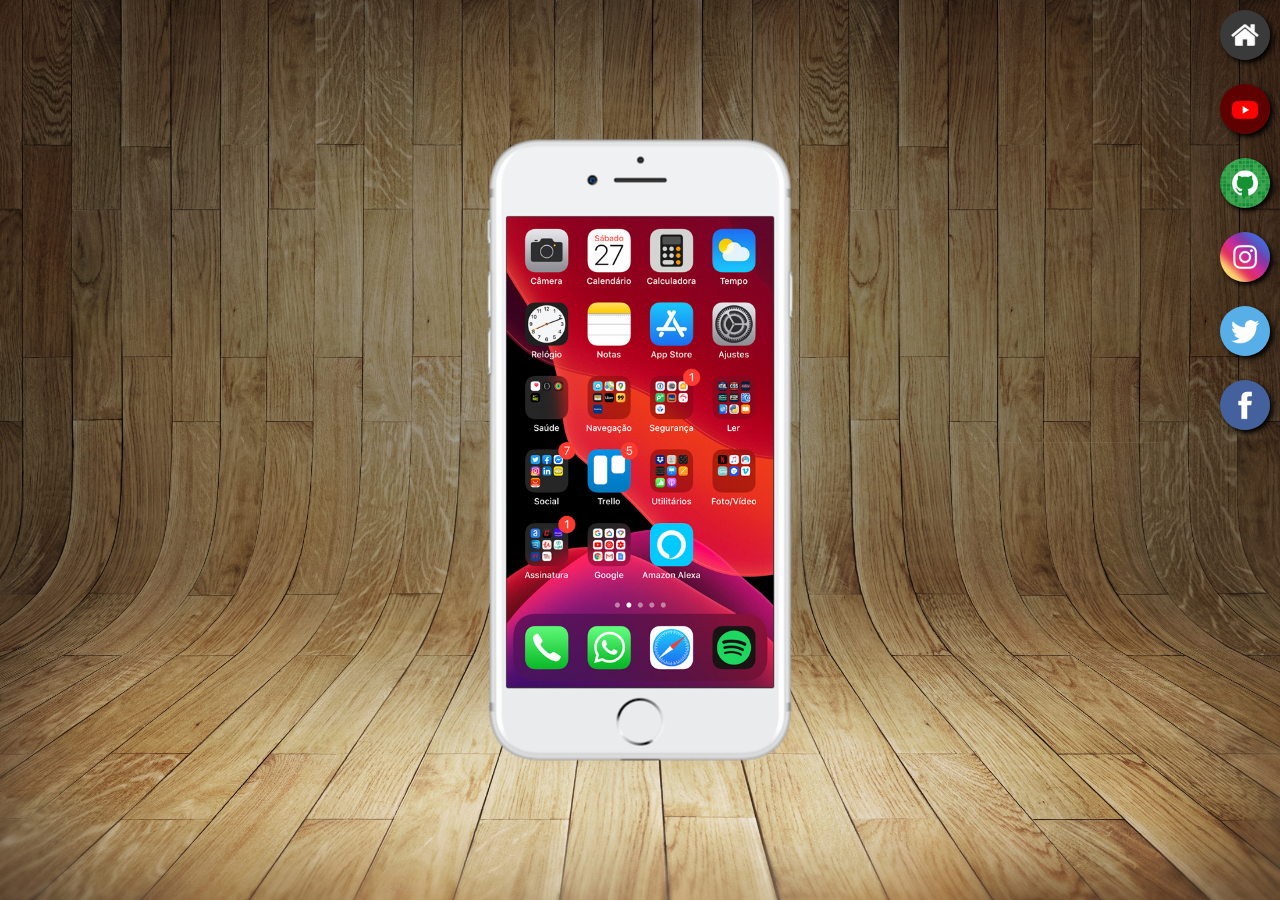
<file: index.html>
<!DOCTYPE html>
<html lang="pt-br">
<head>
    <meta charset="UTF-8">
    <meta name="viewport" content="width=device-width, initial-scale=1.0">
    <link rel="shortcut icon" href="favicon.ico" type="image/x-icon">
    <link rel="stylesheet" href="estilos/style.css">
    <title>Projeto Redes Sociais!</title>
</head>
<body>
    <main>

        <section id="telefone">
            <iframe src="home.html" name="tela" id="tela" frameborder="0">Seu navegador não é comapatível!</iframe>

        </section>

        <section id="redes-sociais">
            <a href="home.html" target="tela"><img src="assets/logo-home.jpg" alt="Home"></a> <br>
            <a href="youtube.html" target="tela"><img src="assets/logo-youtube.jpg" alt="YouTube"></a> <br>
            <a href="github.html" target="tela"><img src="assets/logo-github.jpg" alt="GitHub"></a> <br>
            <a href="instagram.html" target="tela"><img src="assets/logo-instagram.jpg" alt="Instagram"></a> <br>
            <a href="twitter.html" target="tela"><img src="assets/logo-twitter.jpg" alt="Twitter"></a> <br>
            <a href="facebook.html" target="tela"><img src="assets/logo-facebook.jpg" alt="Facebook"></a> <br>
        </section>

    </main>
</body>
</html>
</file>
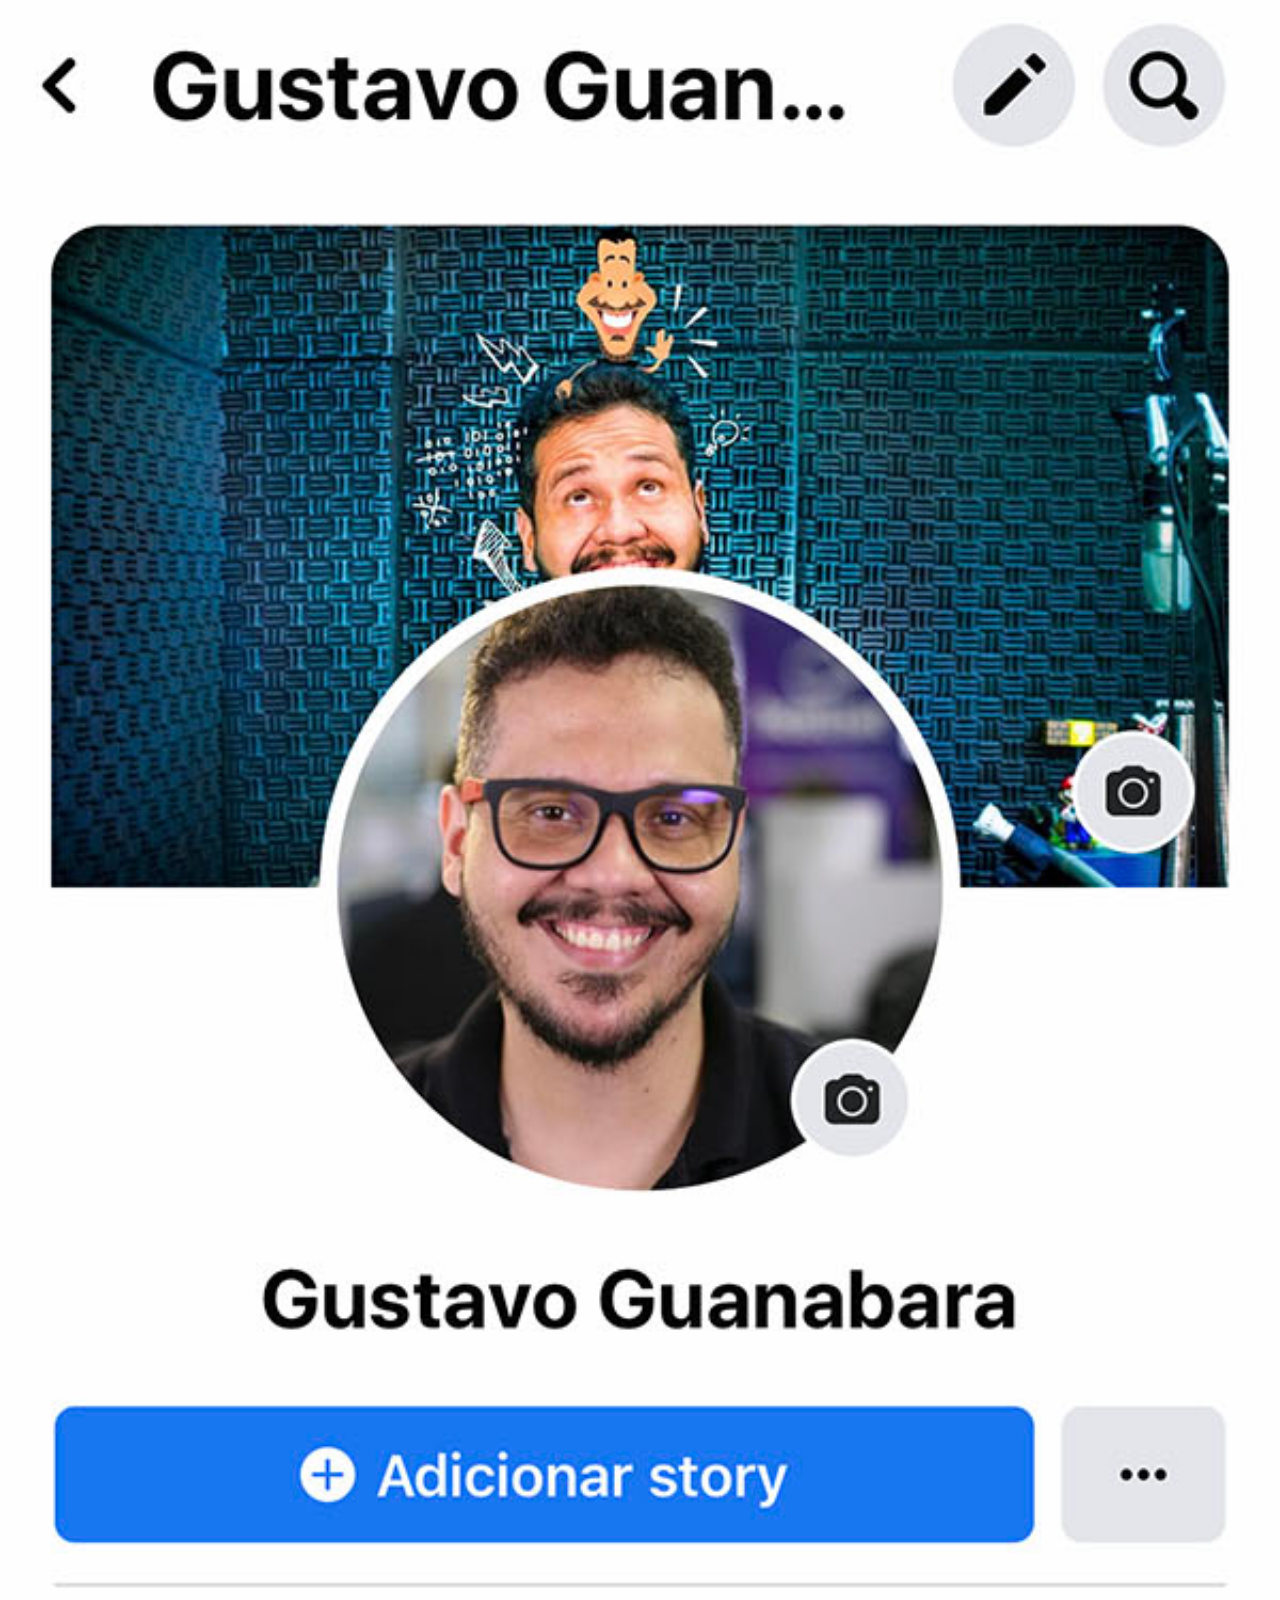
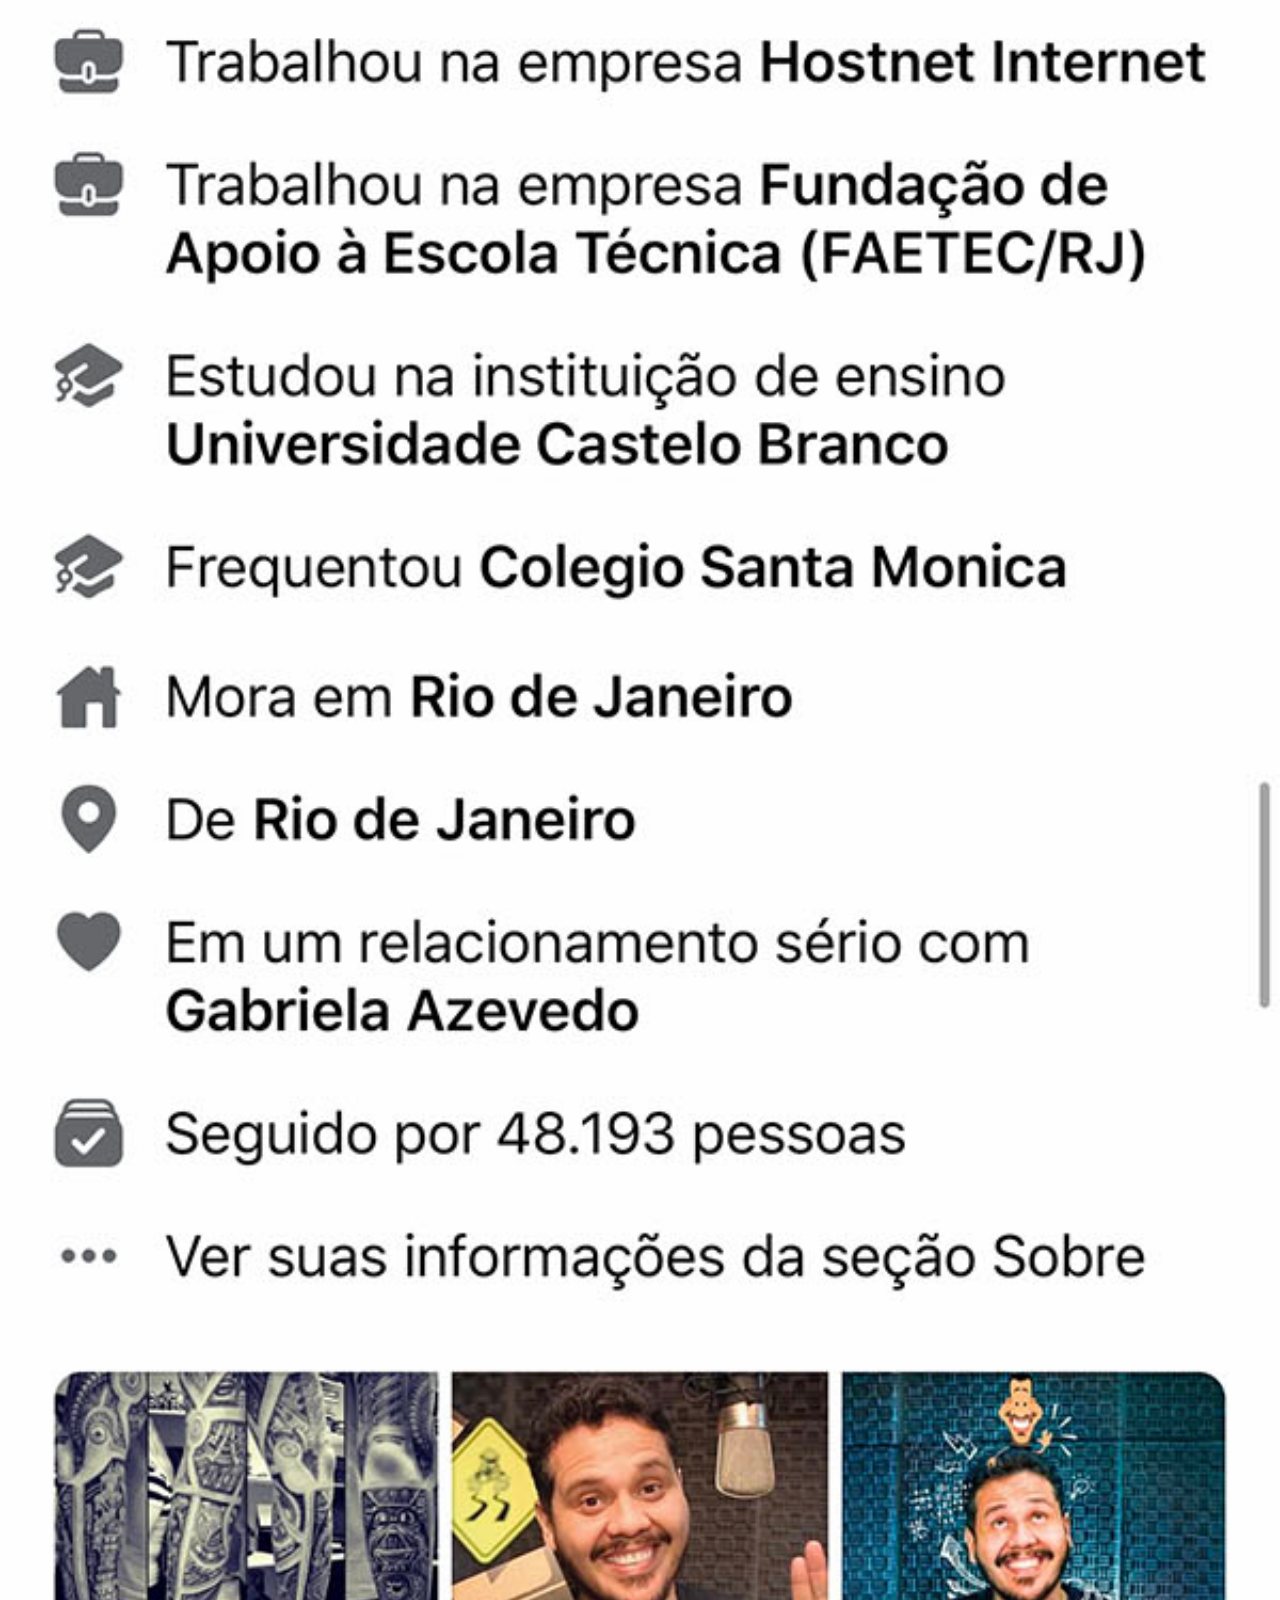
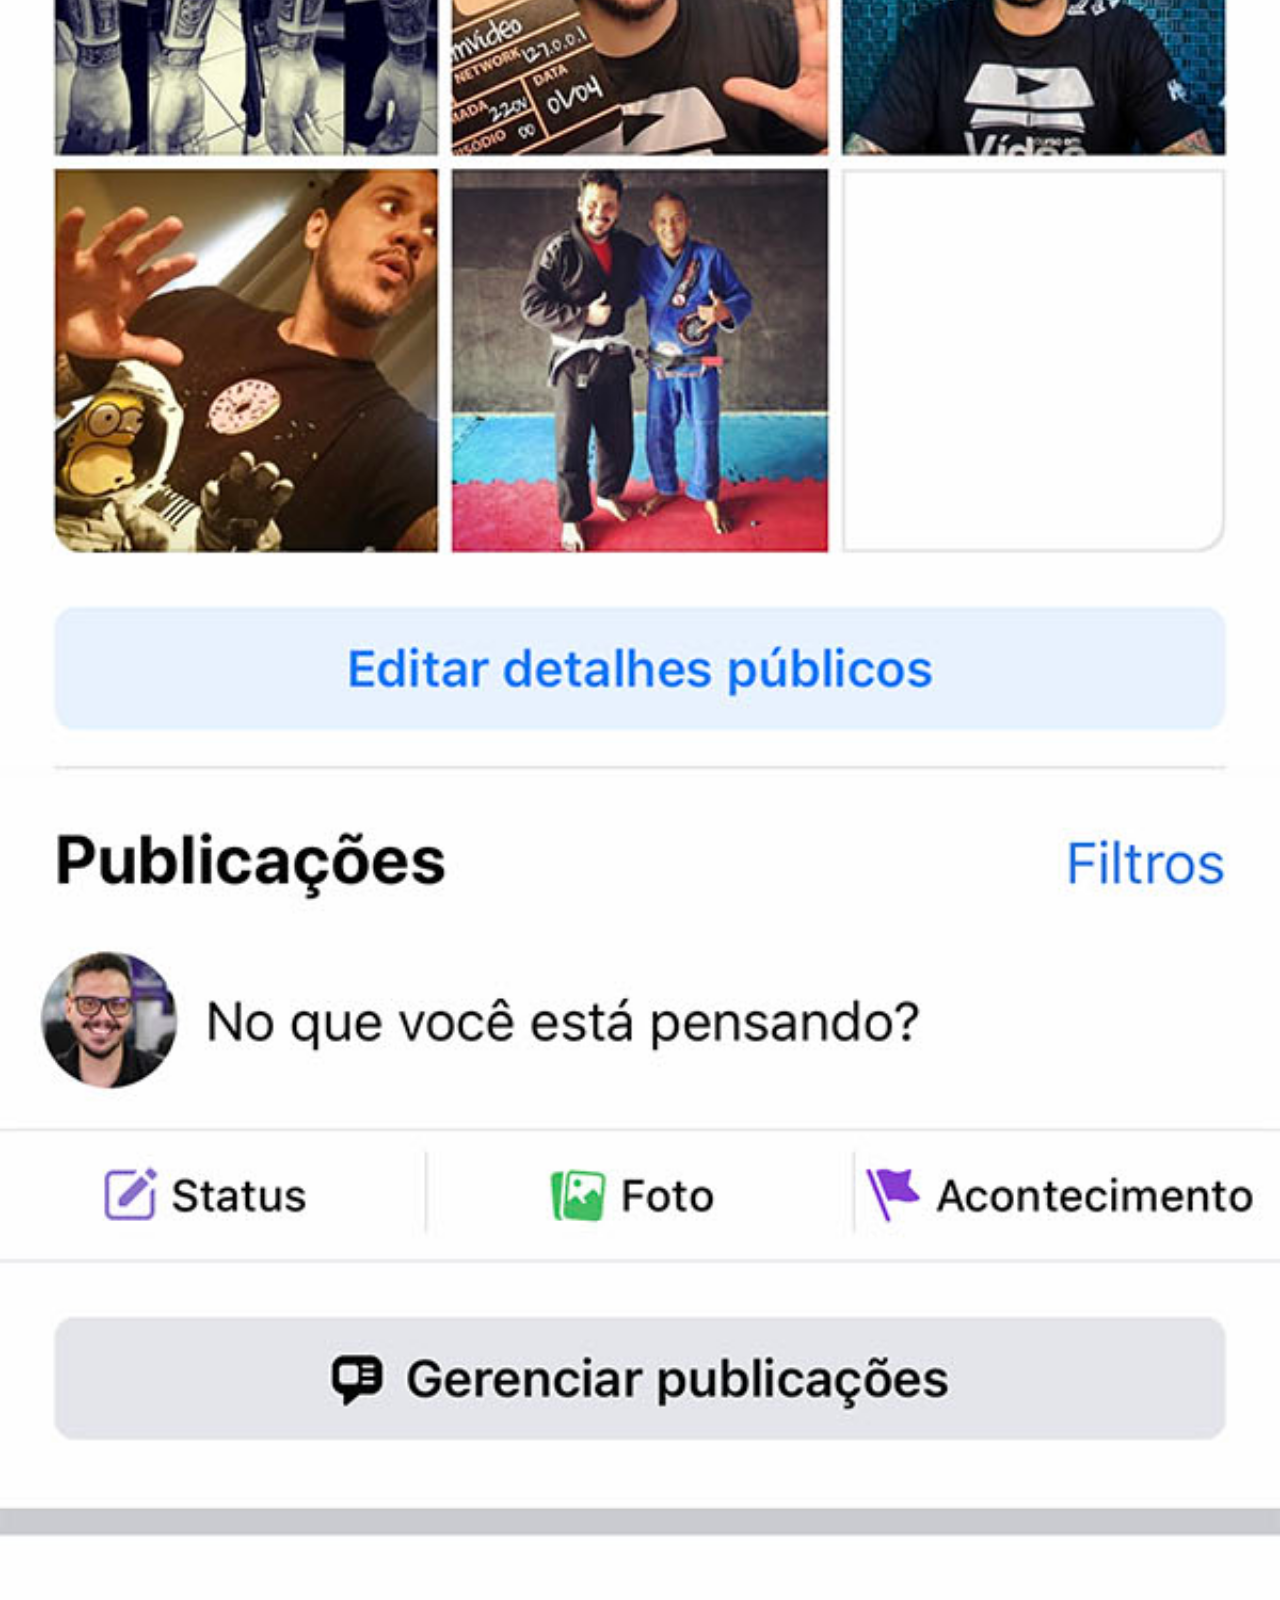
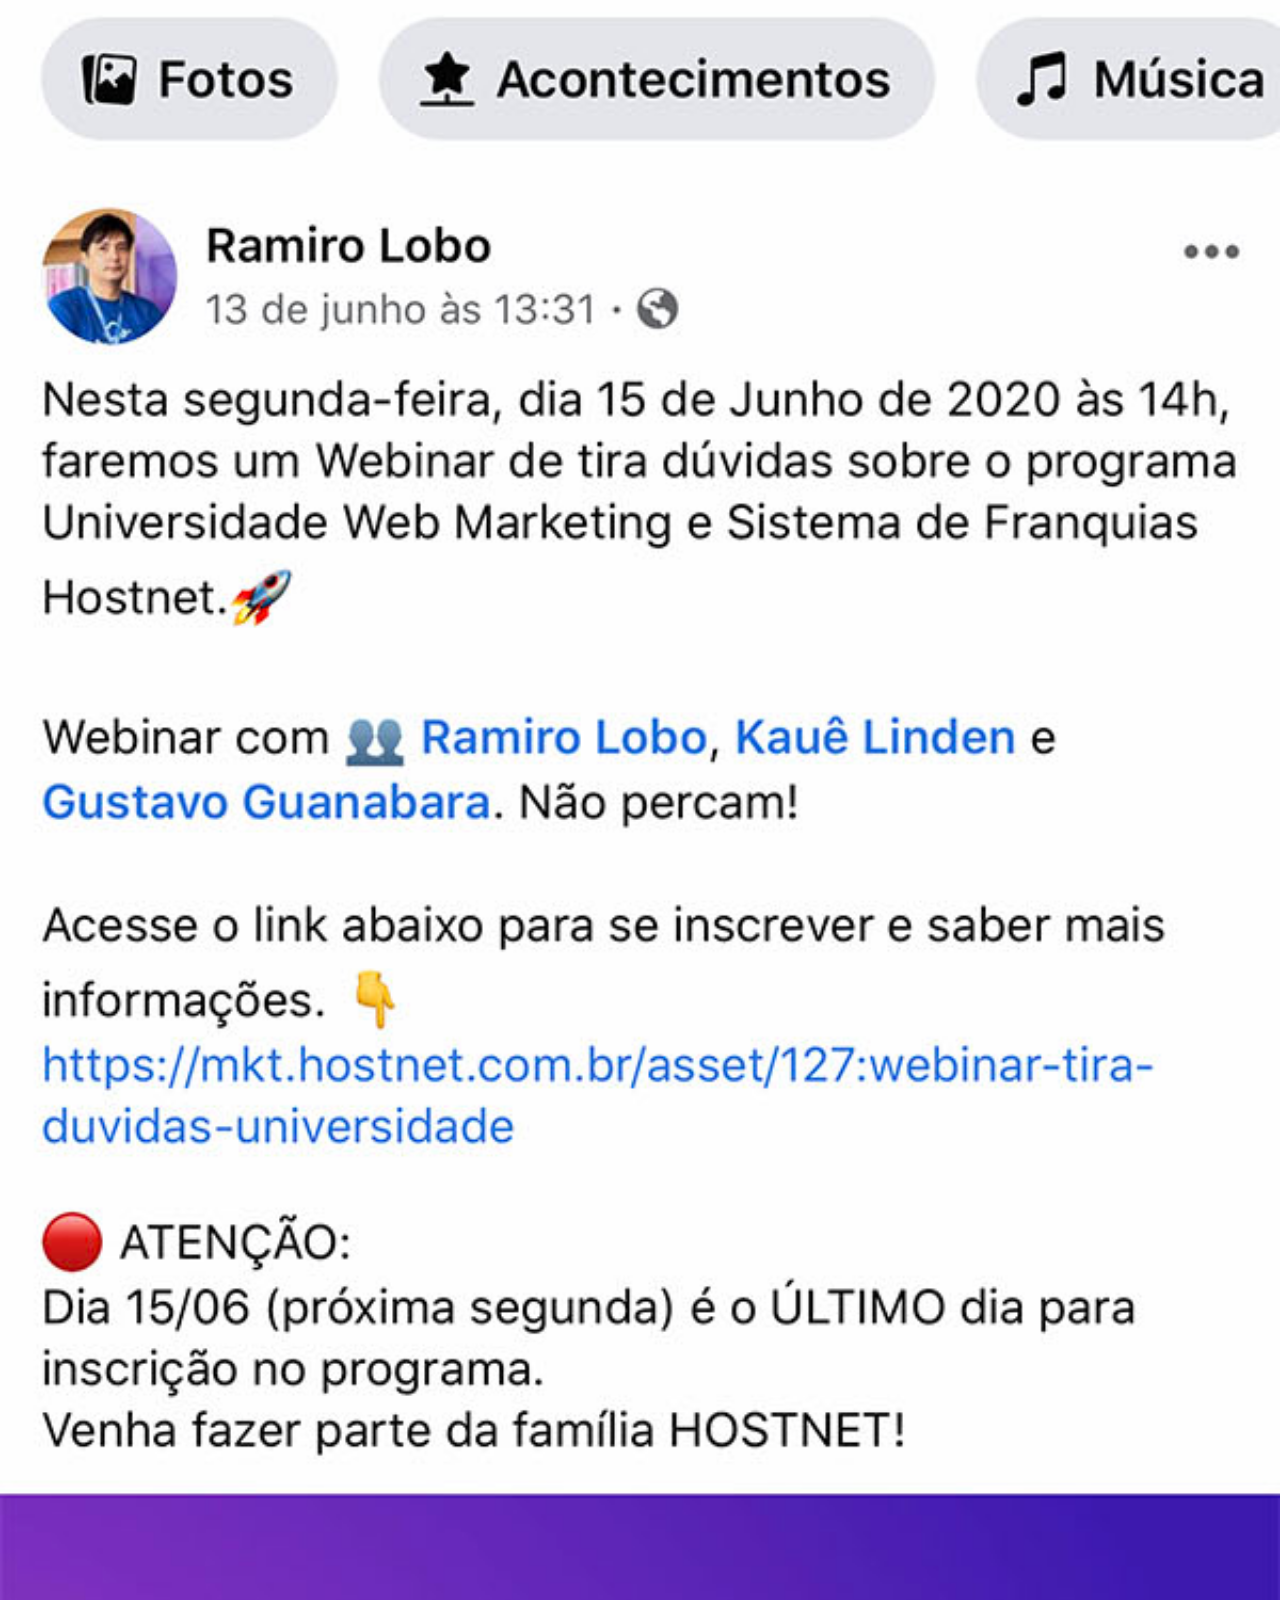
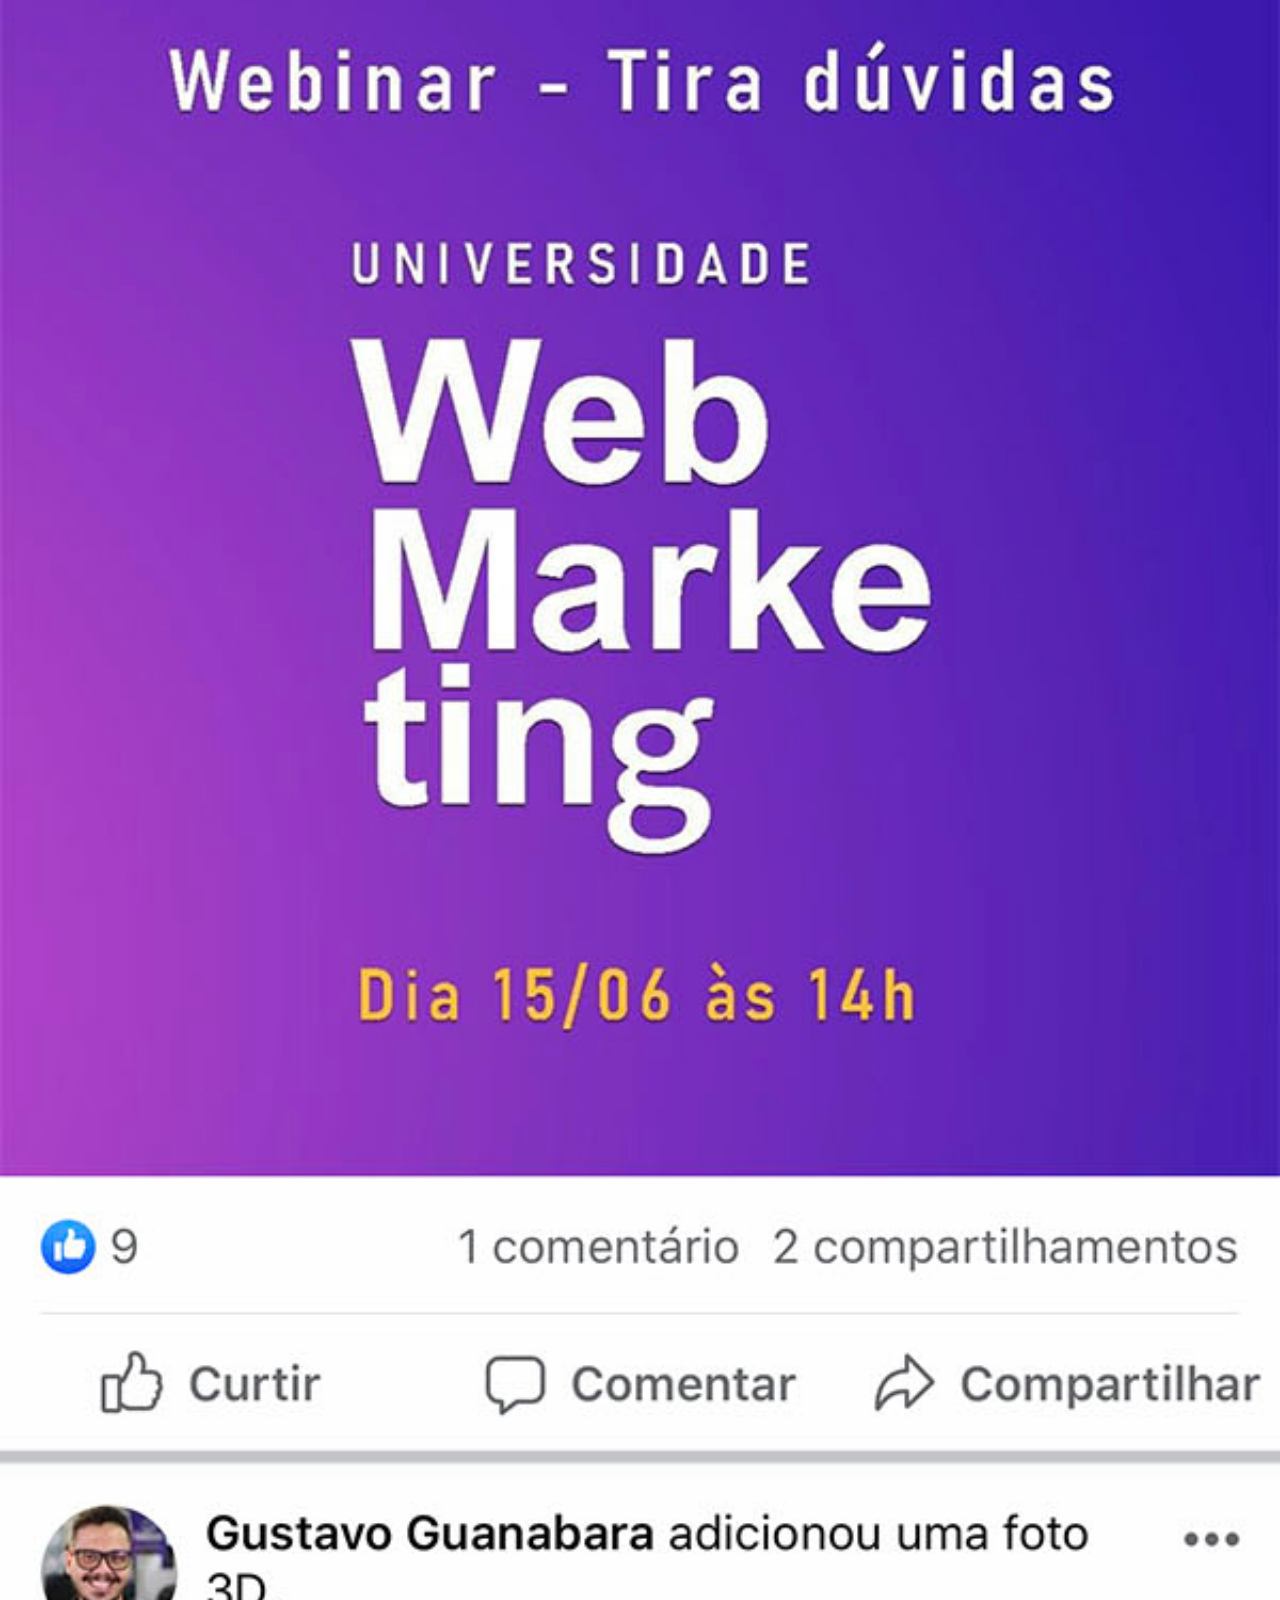
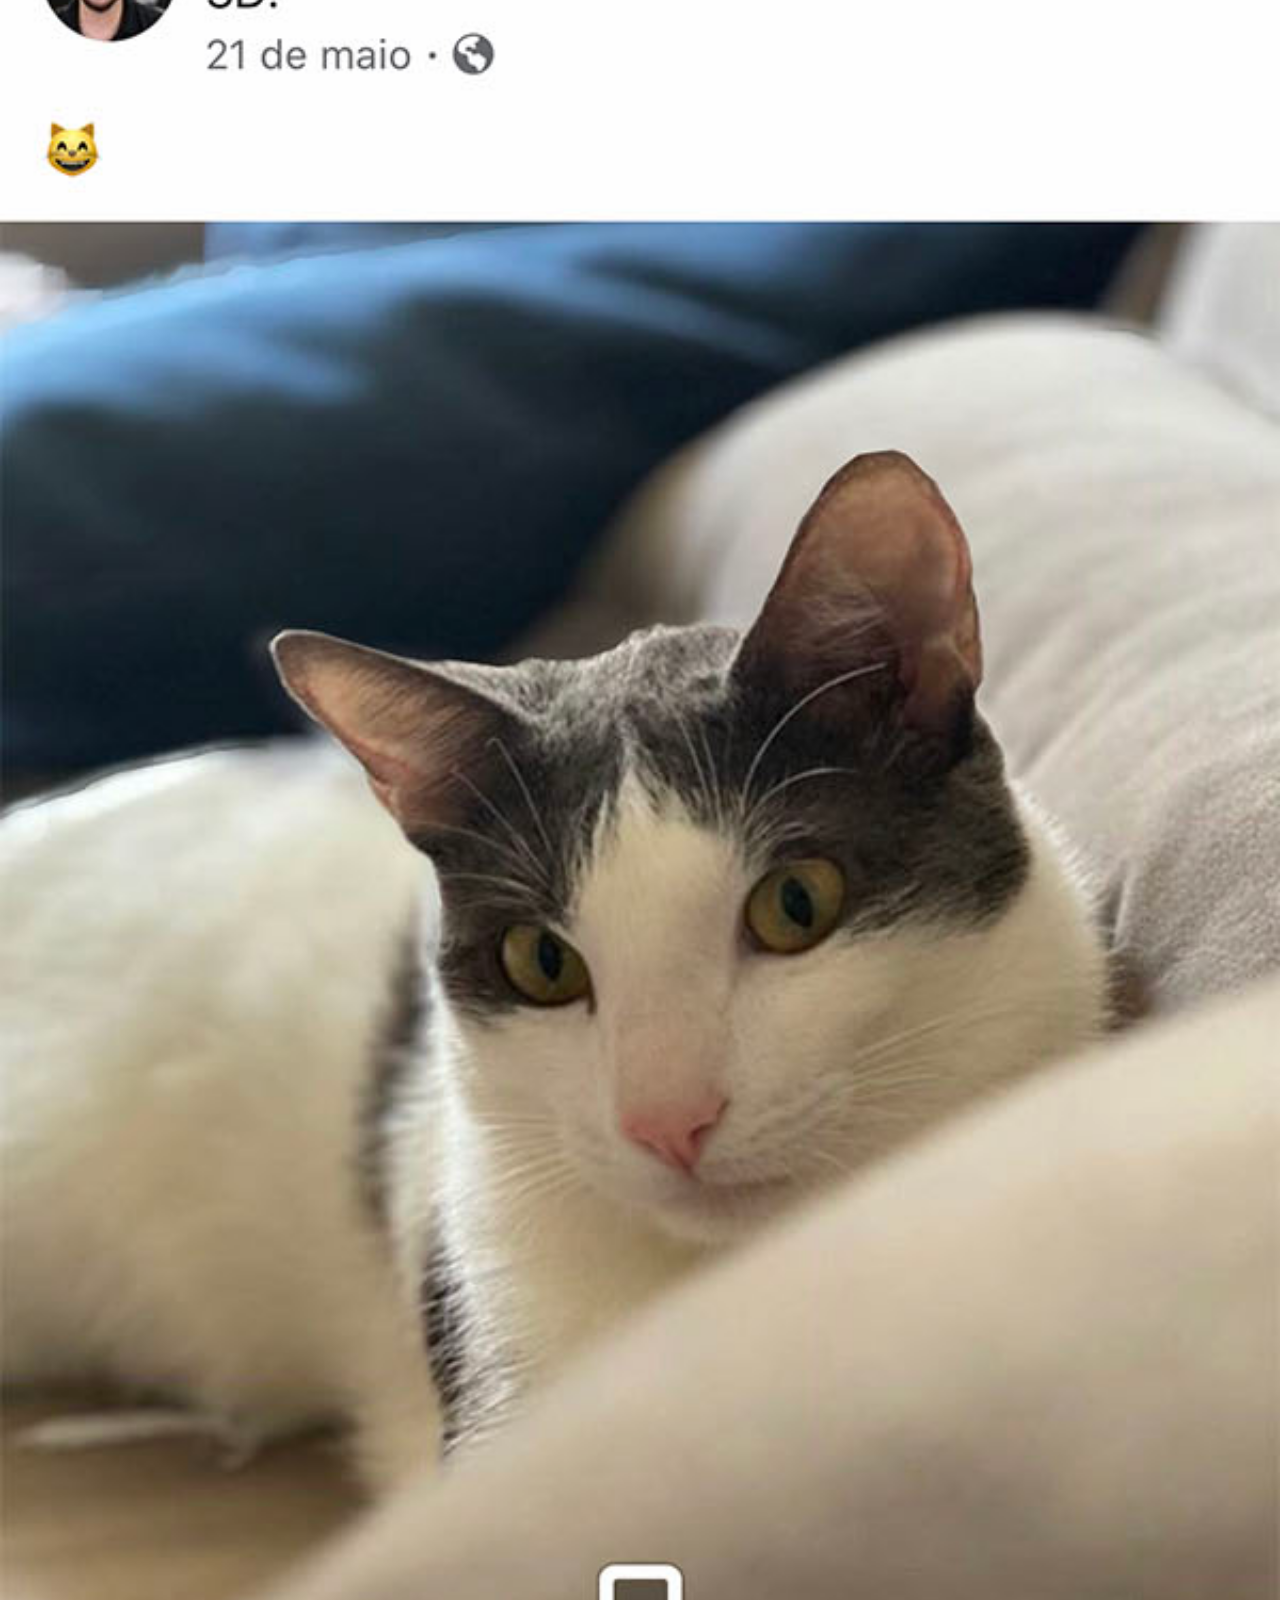
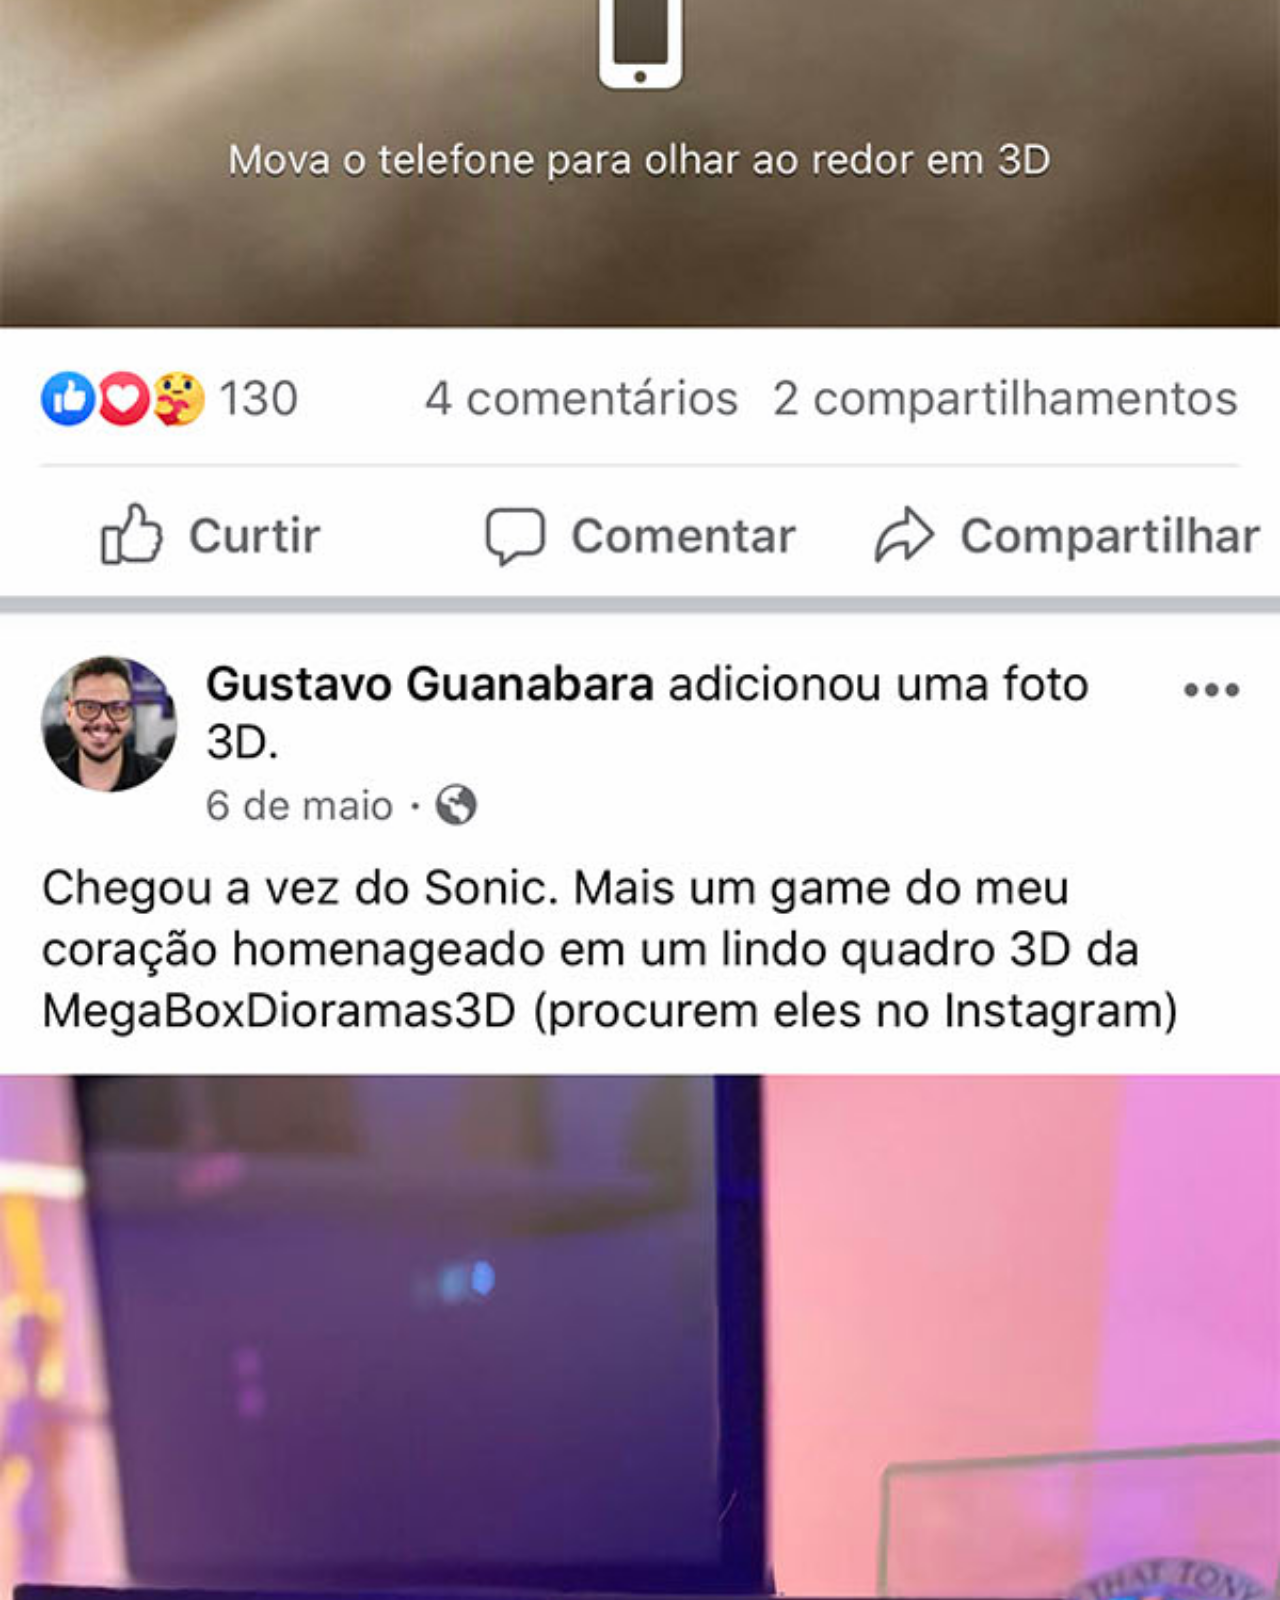
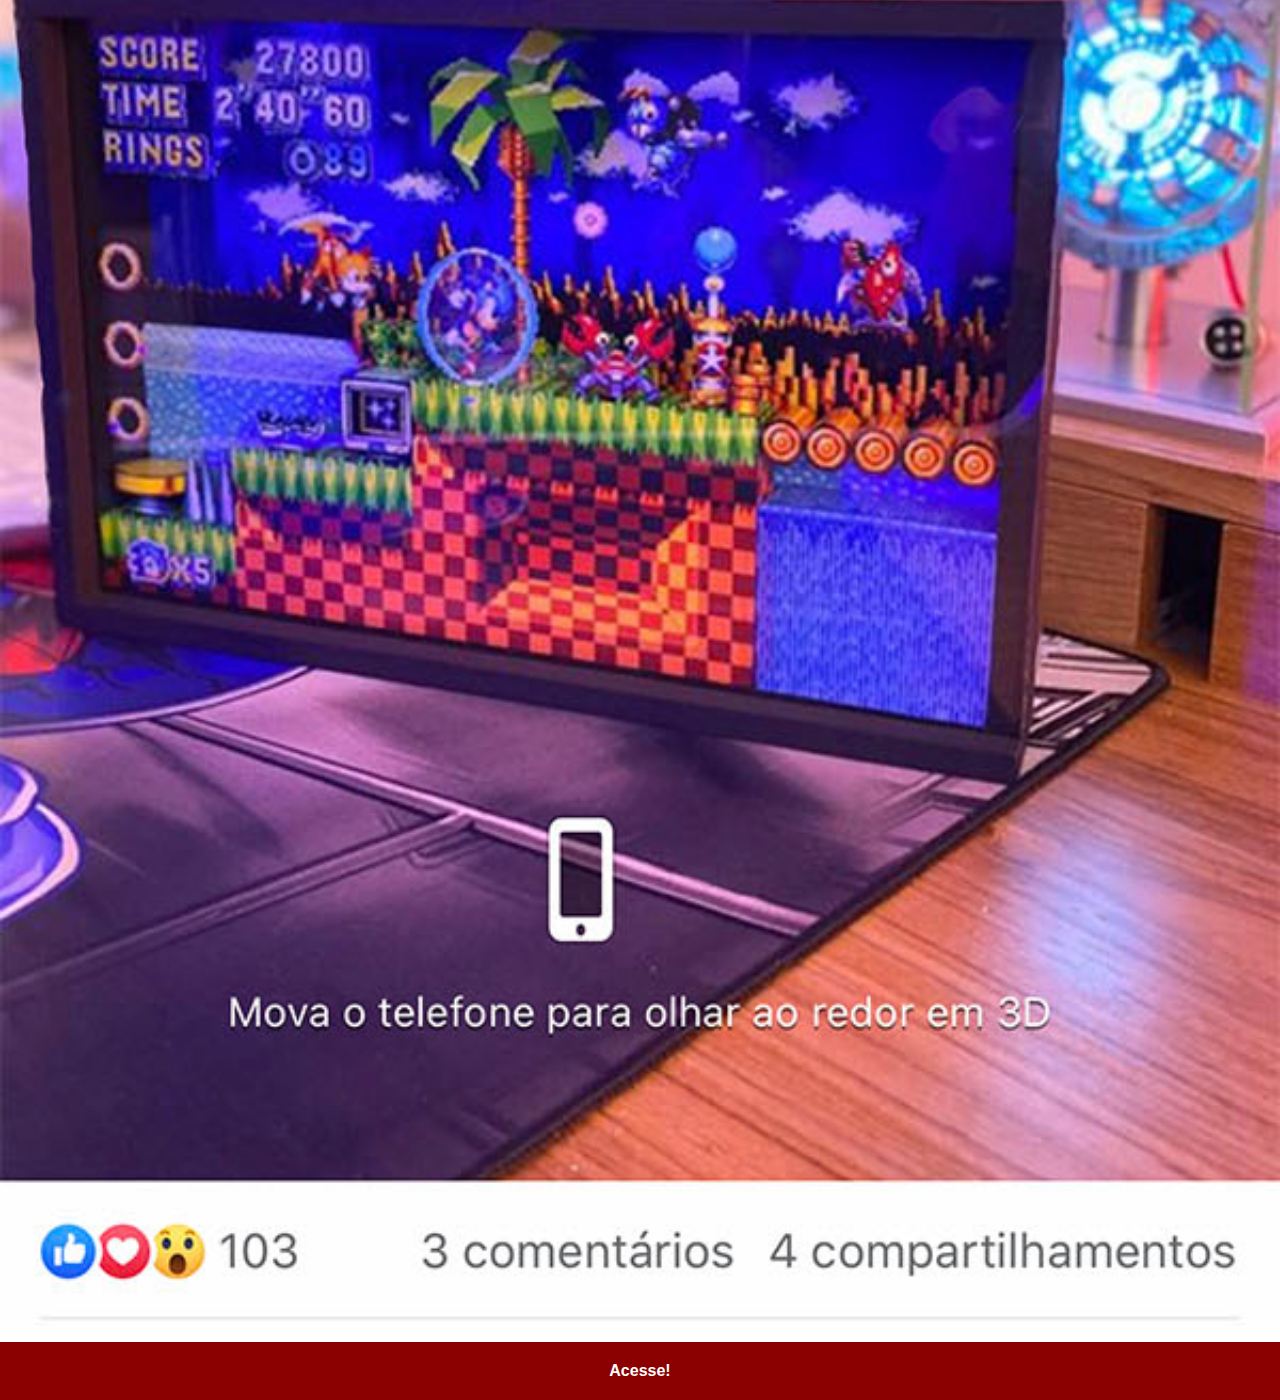
<file: facebook.html>
<!DOCTYPE html>
<html lang="pt-br">
<head>
    <meta charset="UTF-8">
    <meta name="viewport" content="width=device-width, initial-scale=1.0">
    <link rel="shortcut icon" href="favicon.ico" type="image/x-icon">
    <link rel="stylesheet" href="estilos/social.css">
    <title>Facebook</title>
</head>
<body>
    <img src="assets/tela-facebook.jpg" alt="Facebook">
    <a href="https://www.facebook.com/gustavoguanabara/?locale=pt_BR" target="_blank">Acesse!</a>
</body>
</html>
</file>
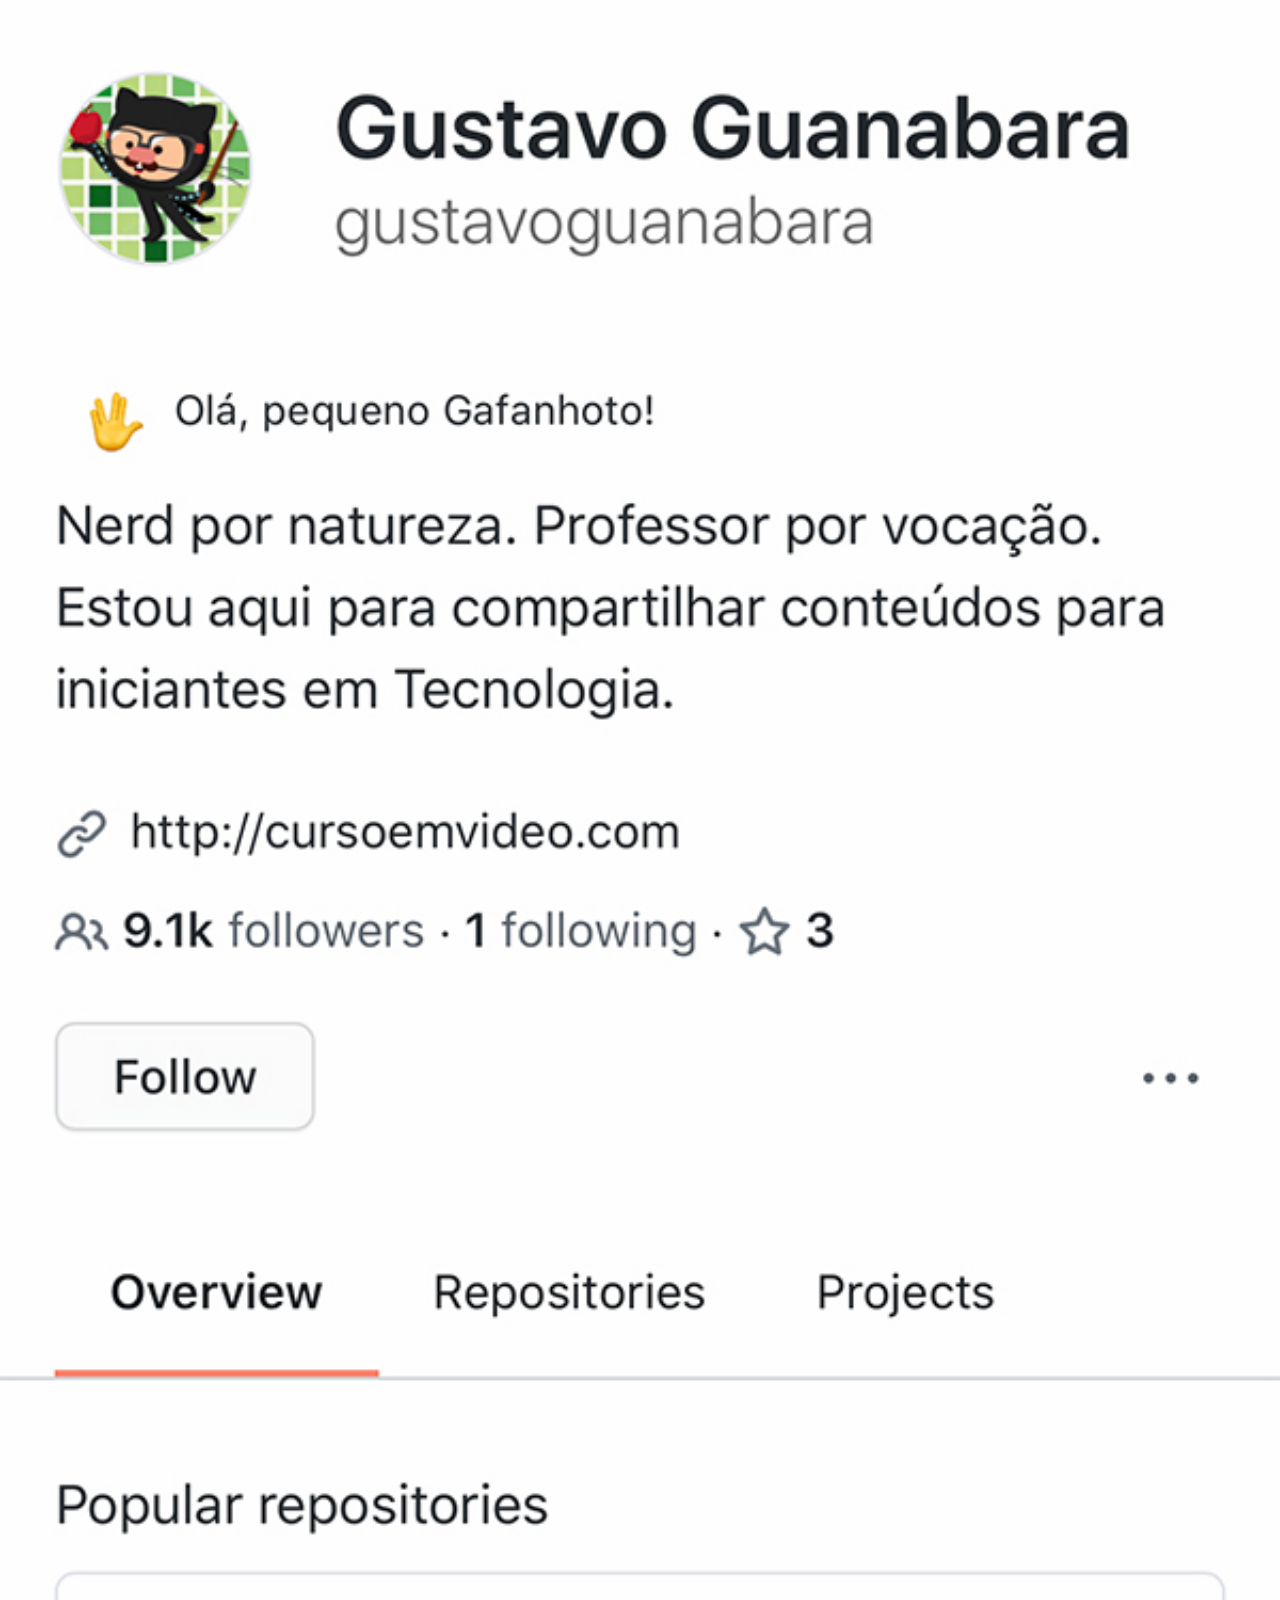
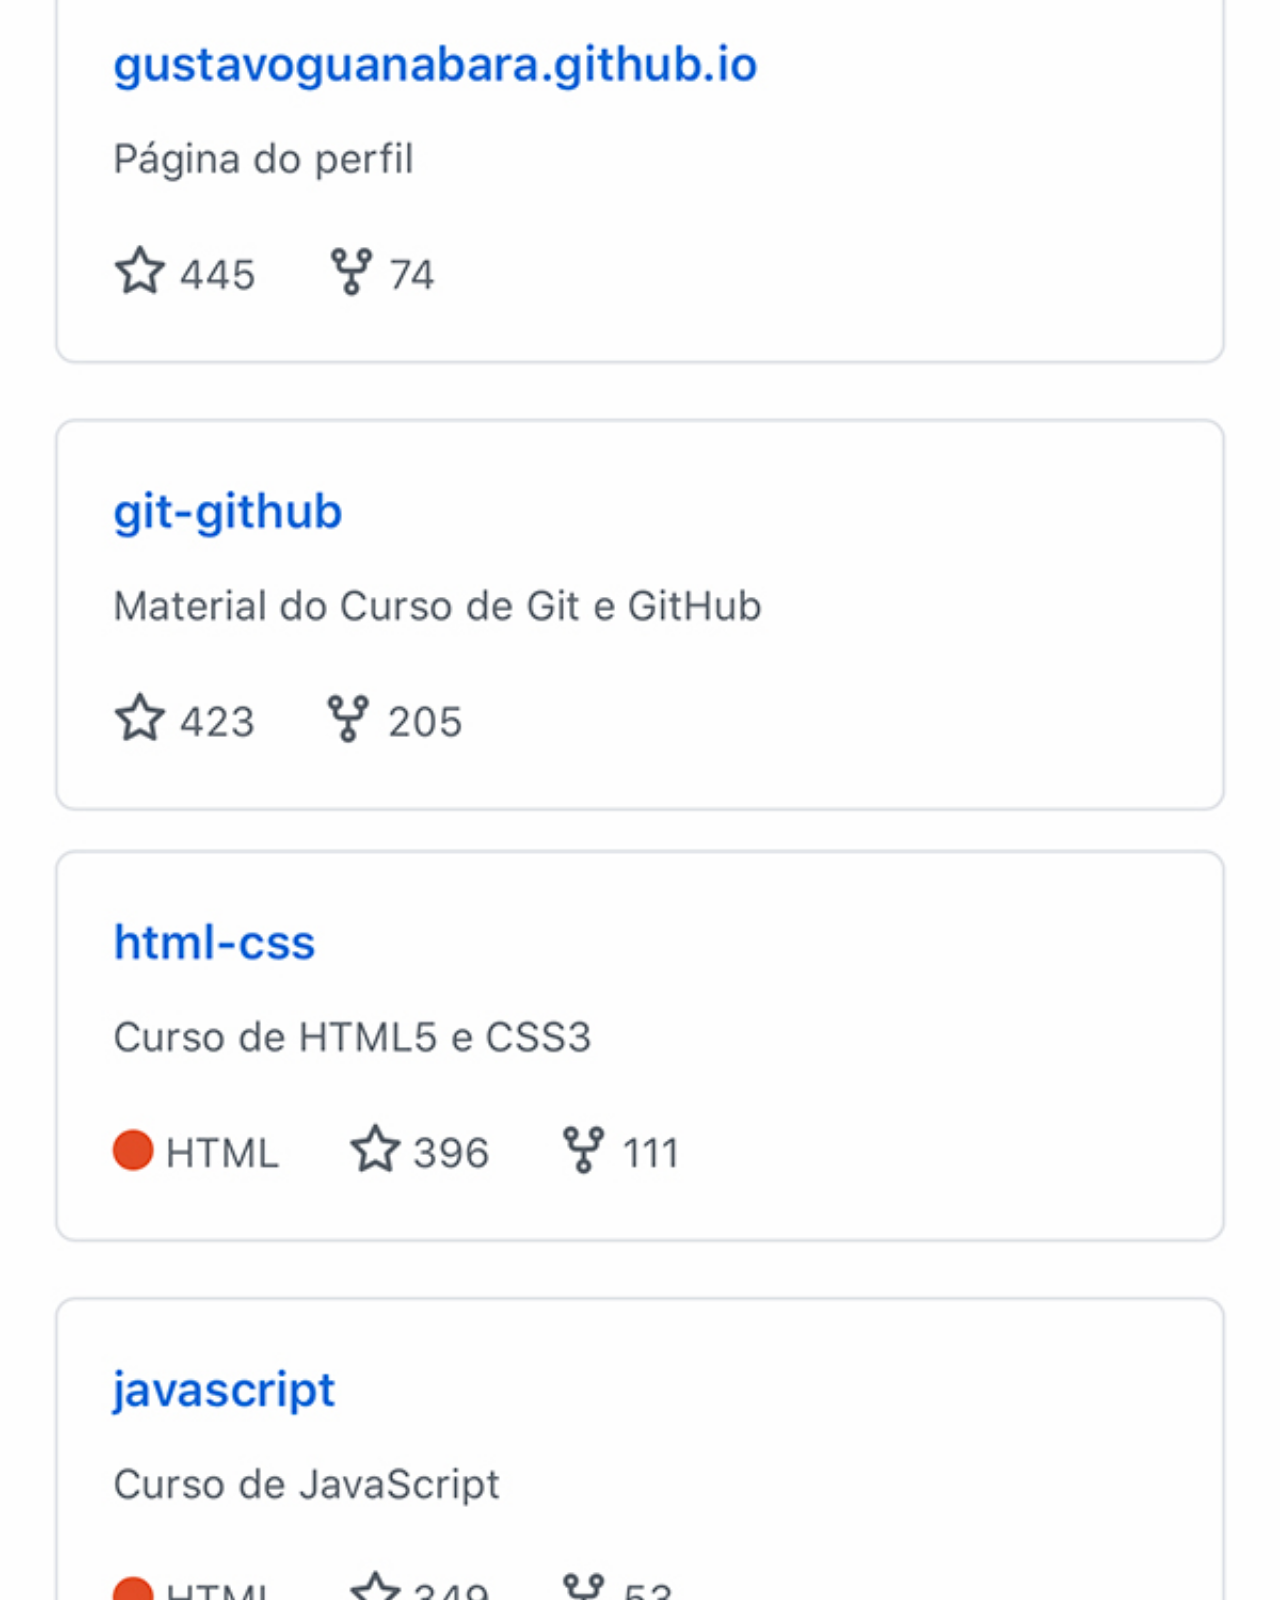
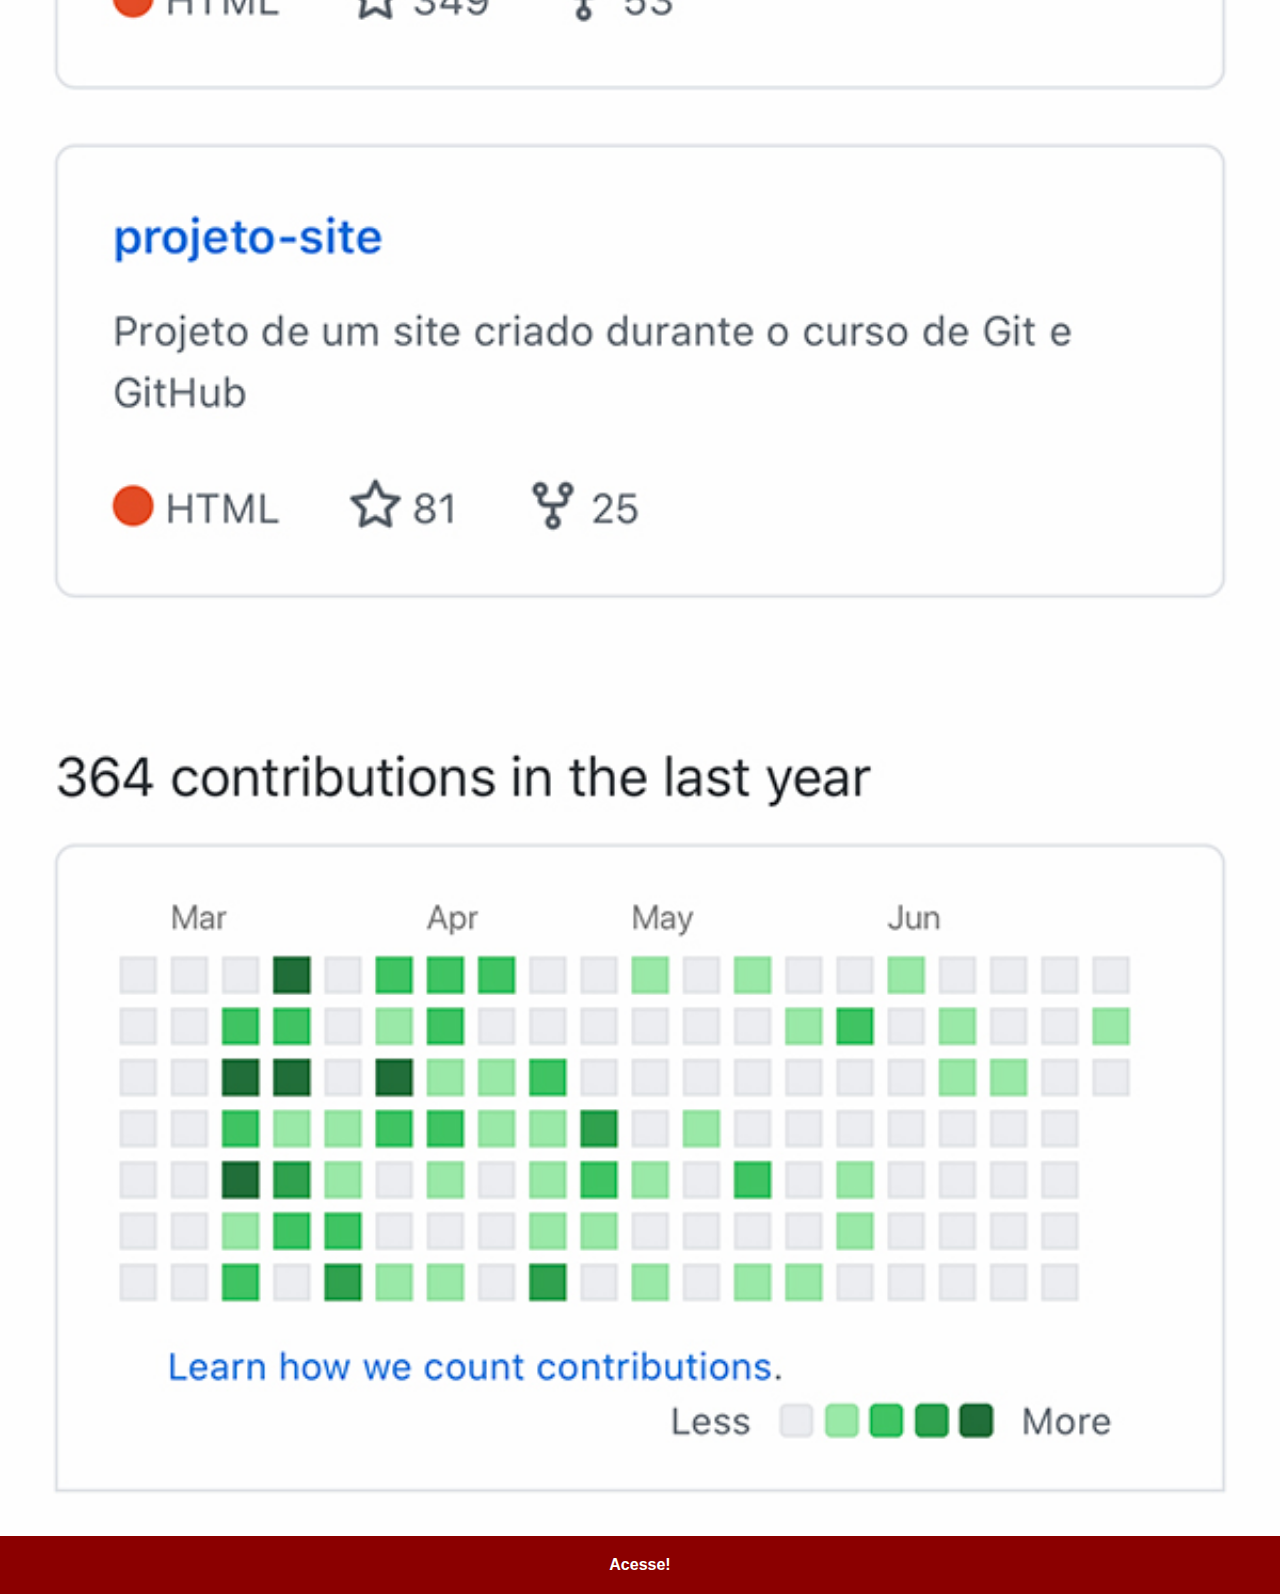
<file: github.html>
<!DOCTYPE html>
<html lang="pt-br">
<head>
    <meta charset="UTF-8">
    <meta name="viewport" content="width=device-width, initial-scale=1.0">
    <link rel="shortcut icon" href="favicon.ico" type="image/x-icon">
    <link rel="stylesheet" href="estilos/social.css">
    <title>GitHub</title>

</head>
<body>
    <img src="assets/tela-github.jpg" alt="GitHub">
    <a href="https://github.com/gustavoguanabara" target="_blank">Acesse!</a>
</body>
</html>
</file>
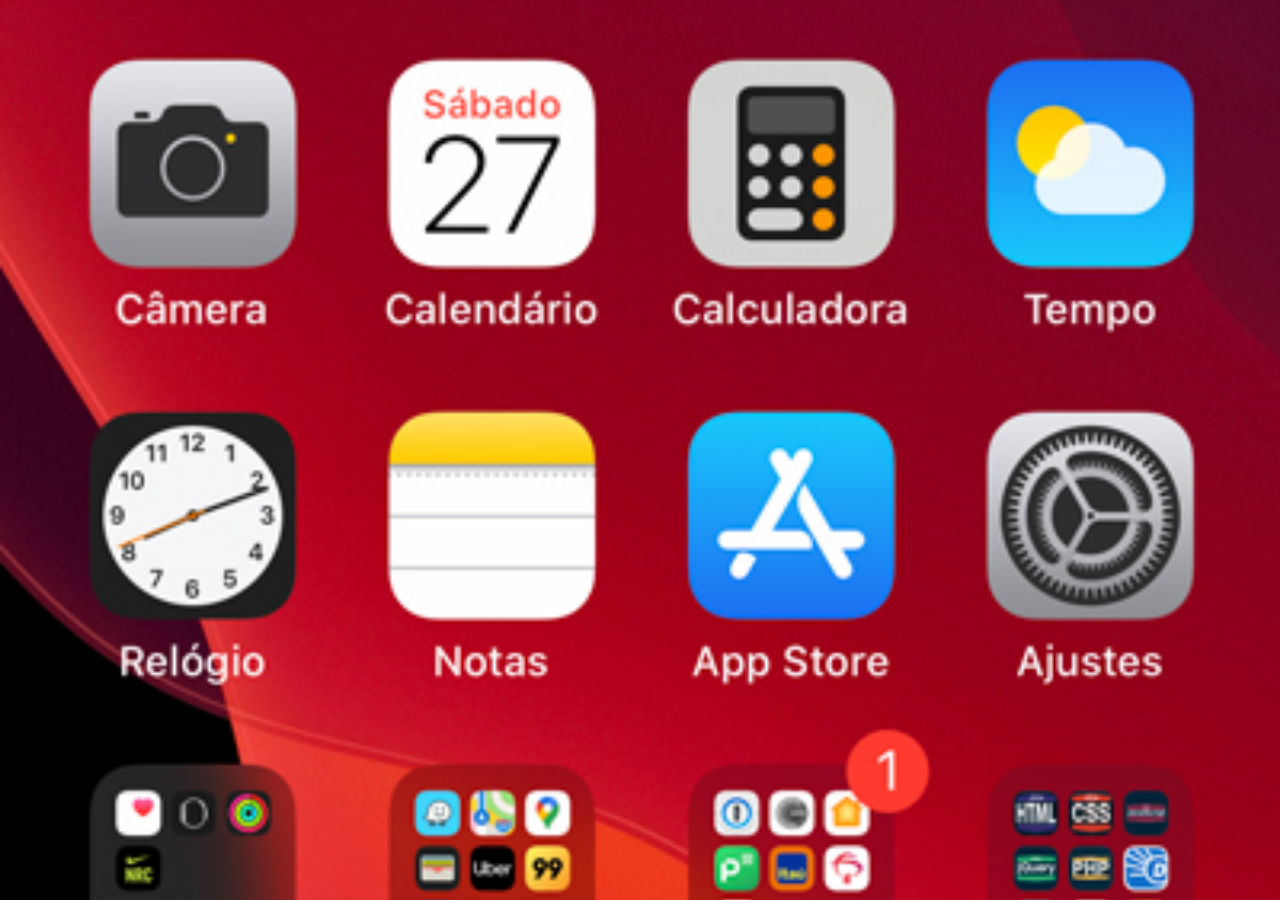
<file: home.html>
<!DOCTYPE html>
<html lang="pt-br">
<head>
    <meta charset="UTF-8">
    <meta name="viewport" content="width=device-width, initial-scale=1.0">
    <link rel="shortcut icon" href="favicon.ico" type="image/x-icon">
    <title>Home</title>
</head>
<body>
    <style>
        * {
            margin: 0;
            padding: 0;
            box-sizing: border-box;
        }
        body{
            width: 100vw;
            height: 100vh;
            background: black url('assets/tela-home.jpg') no-repeat top center;
            background-size: cover;
        }
    </style>
</body>
</html>
</file>
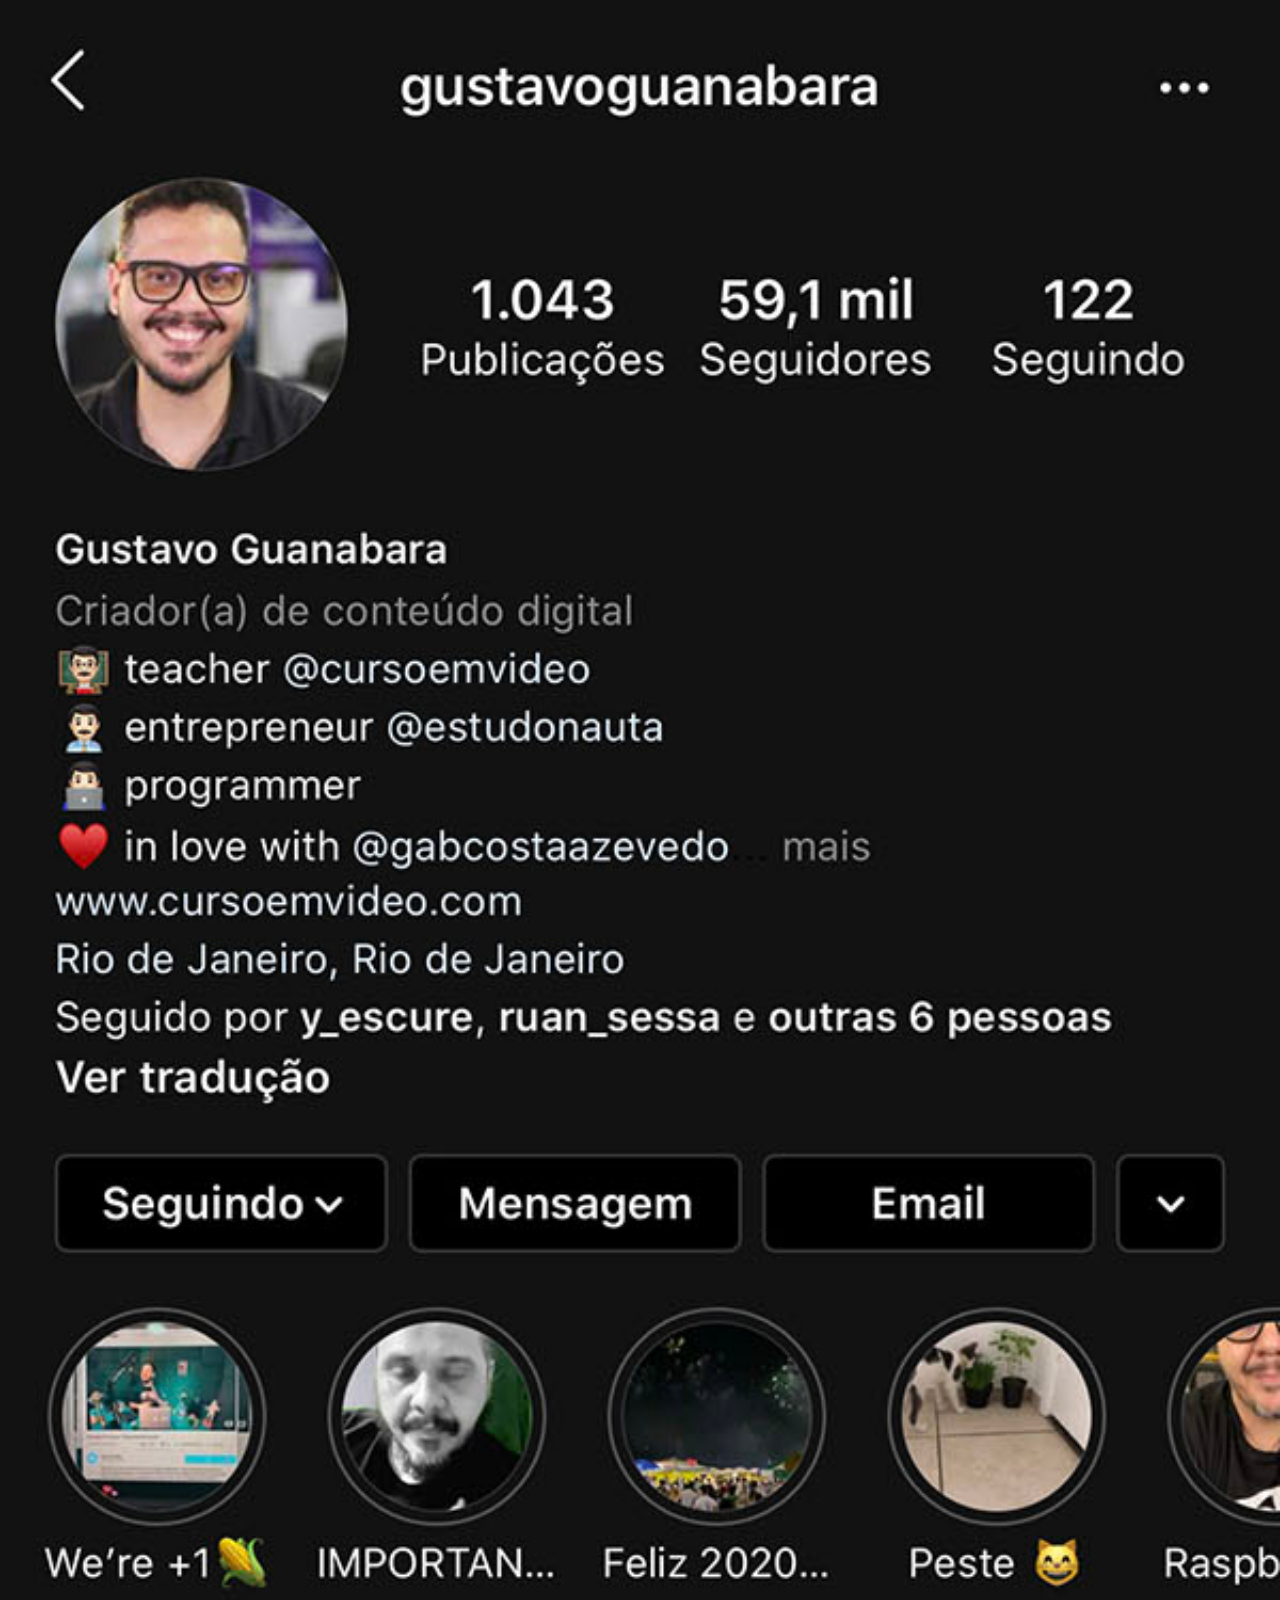
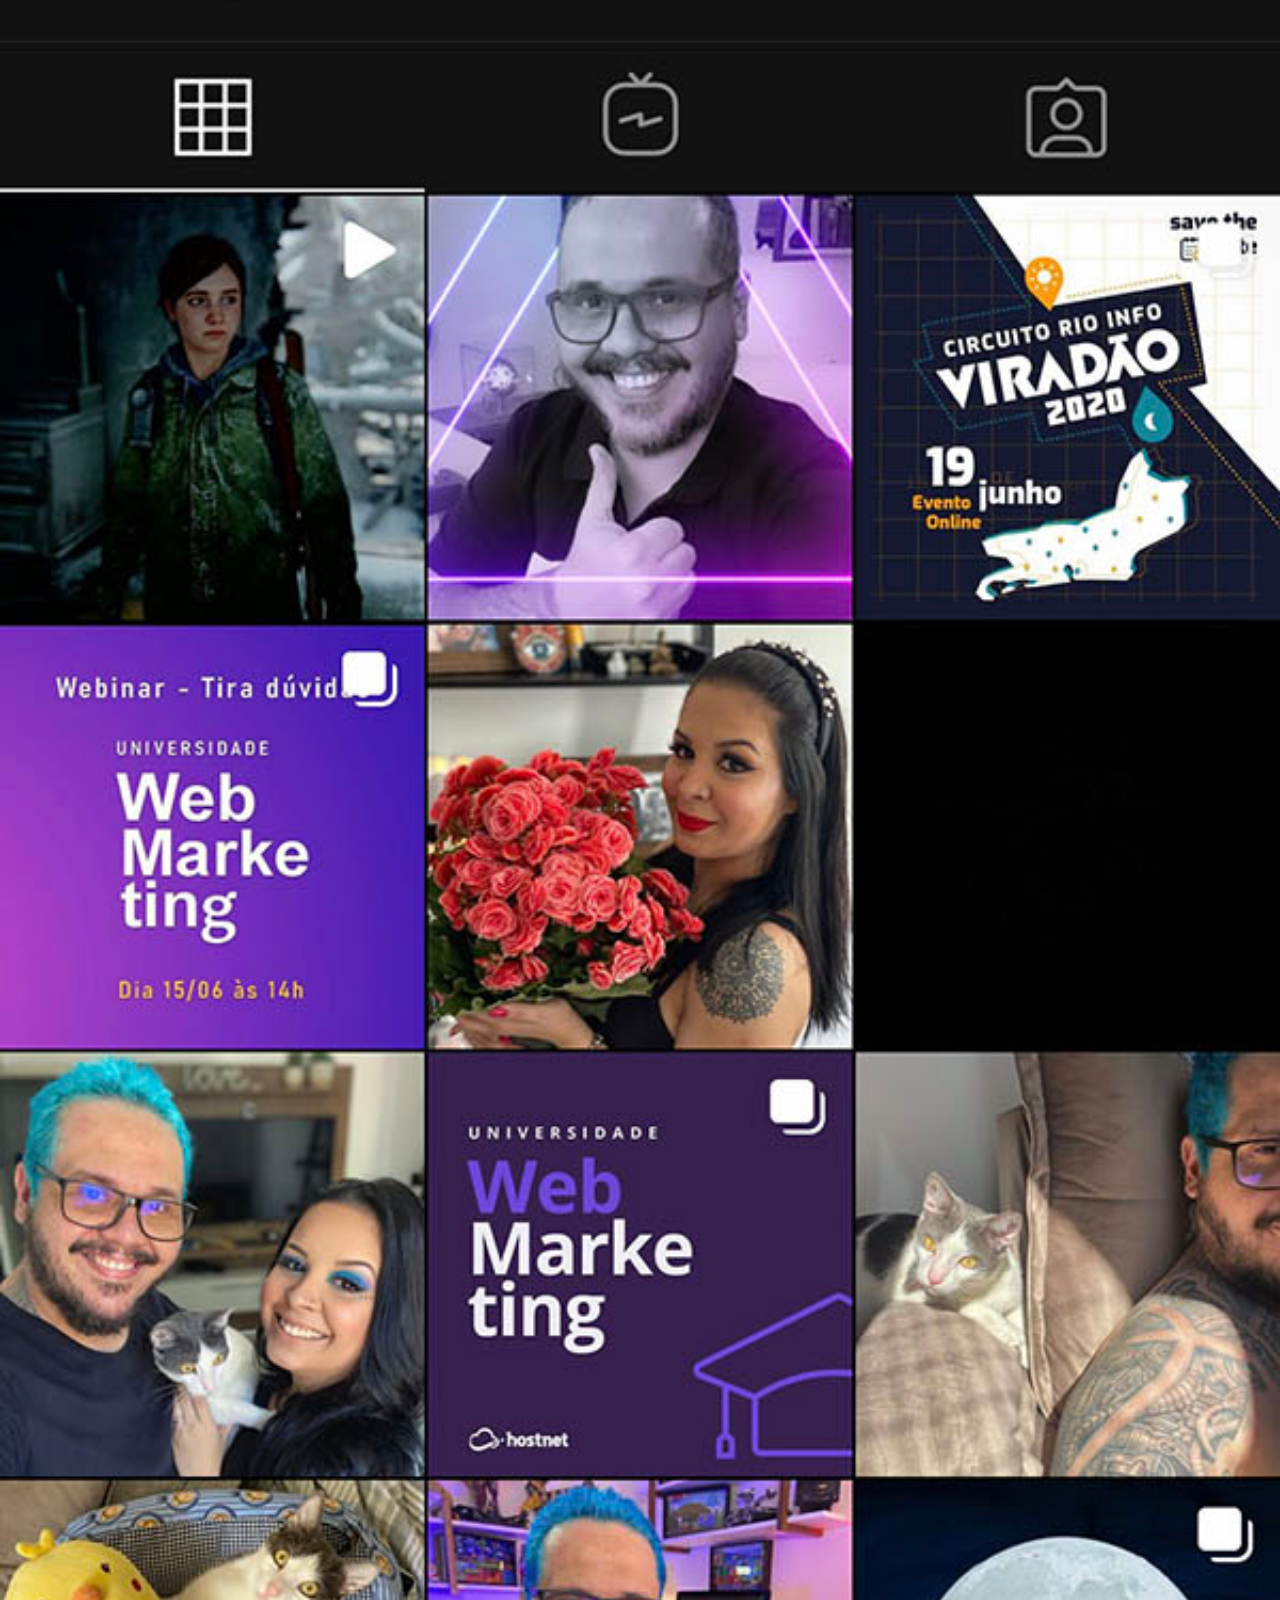
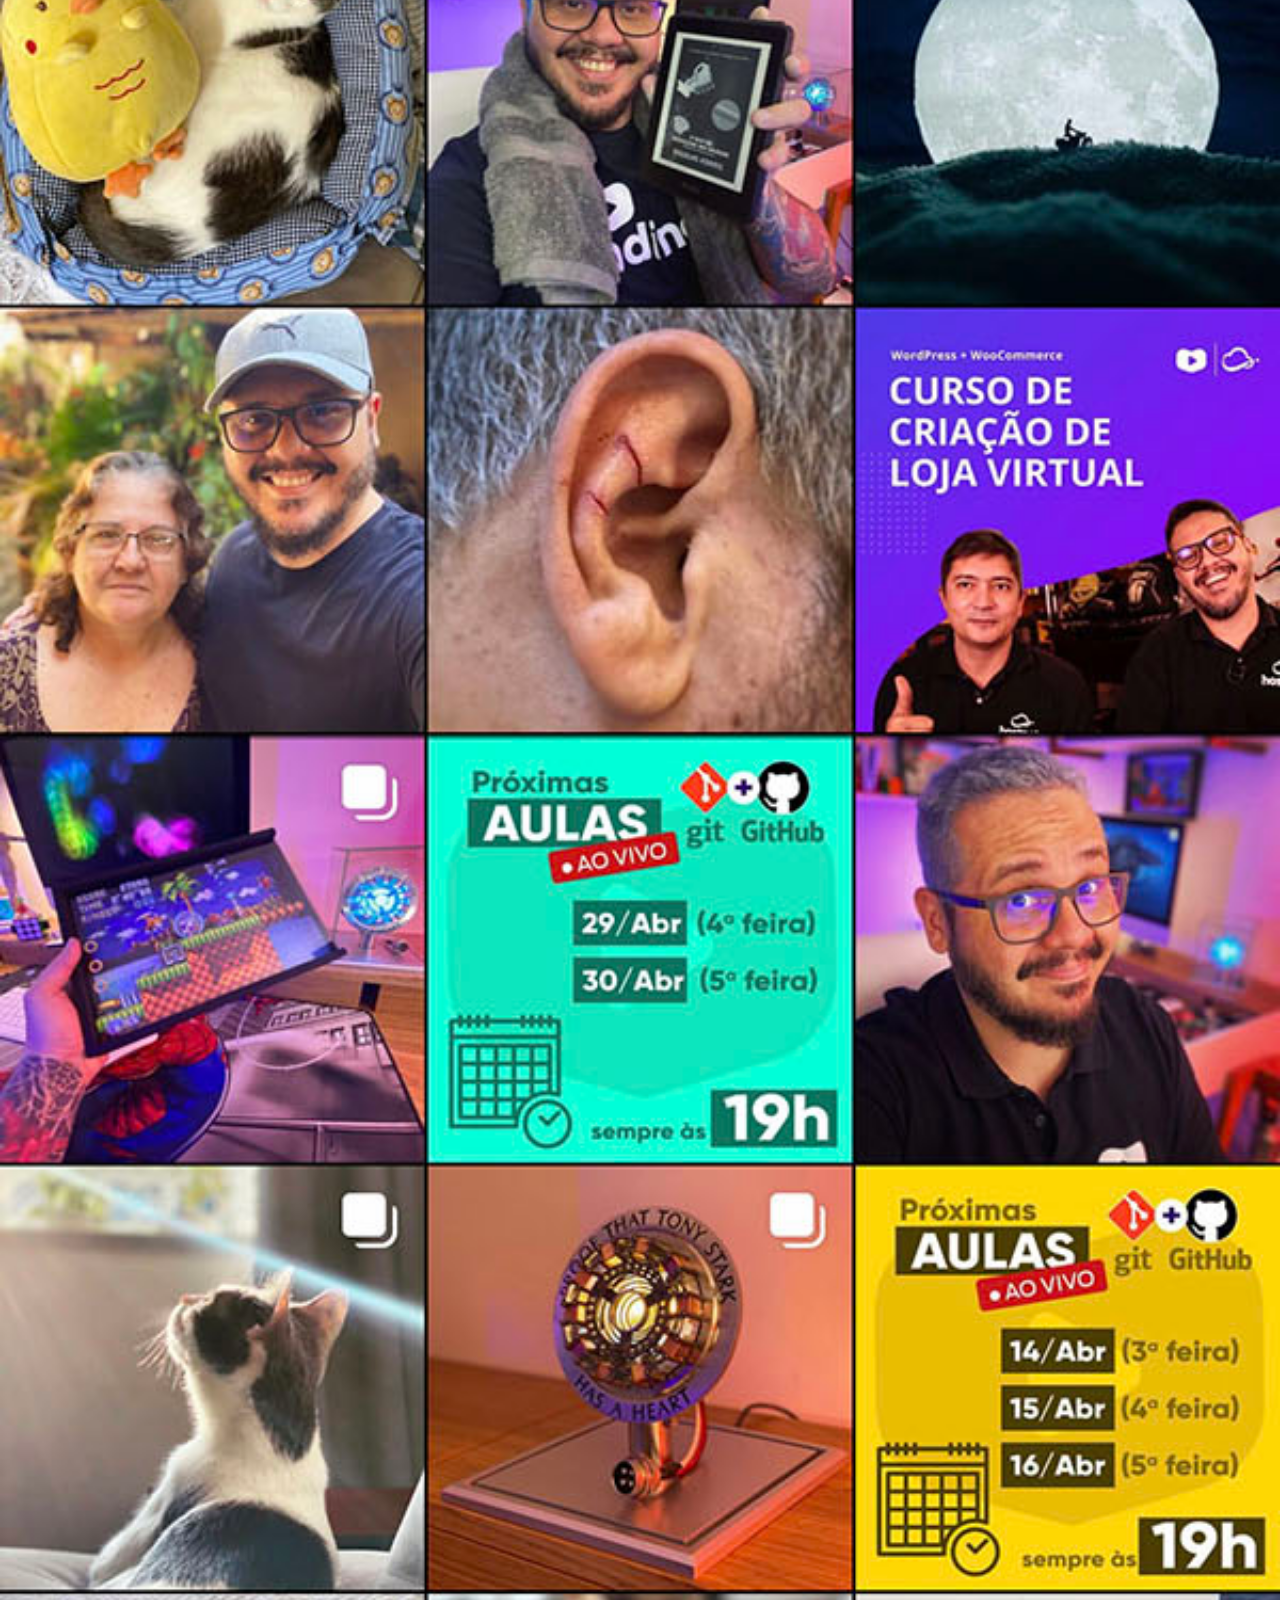
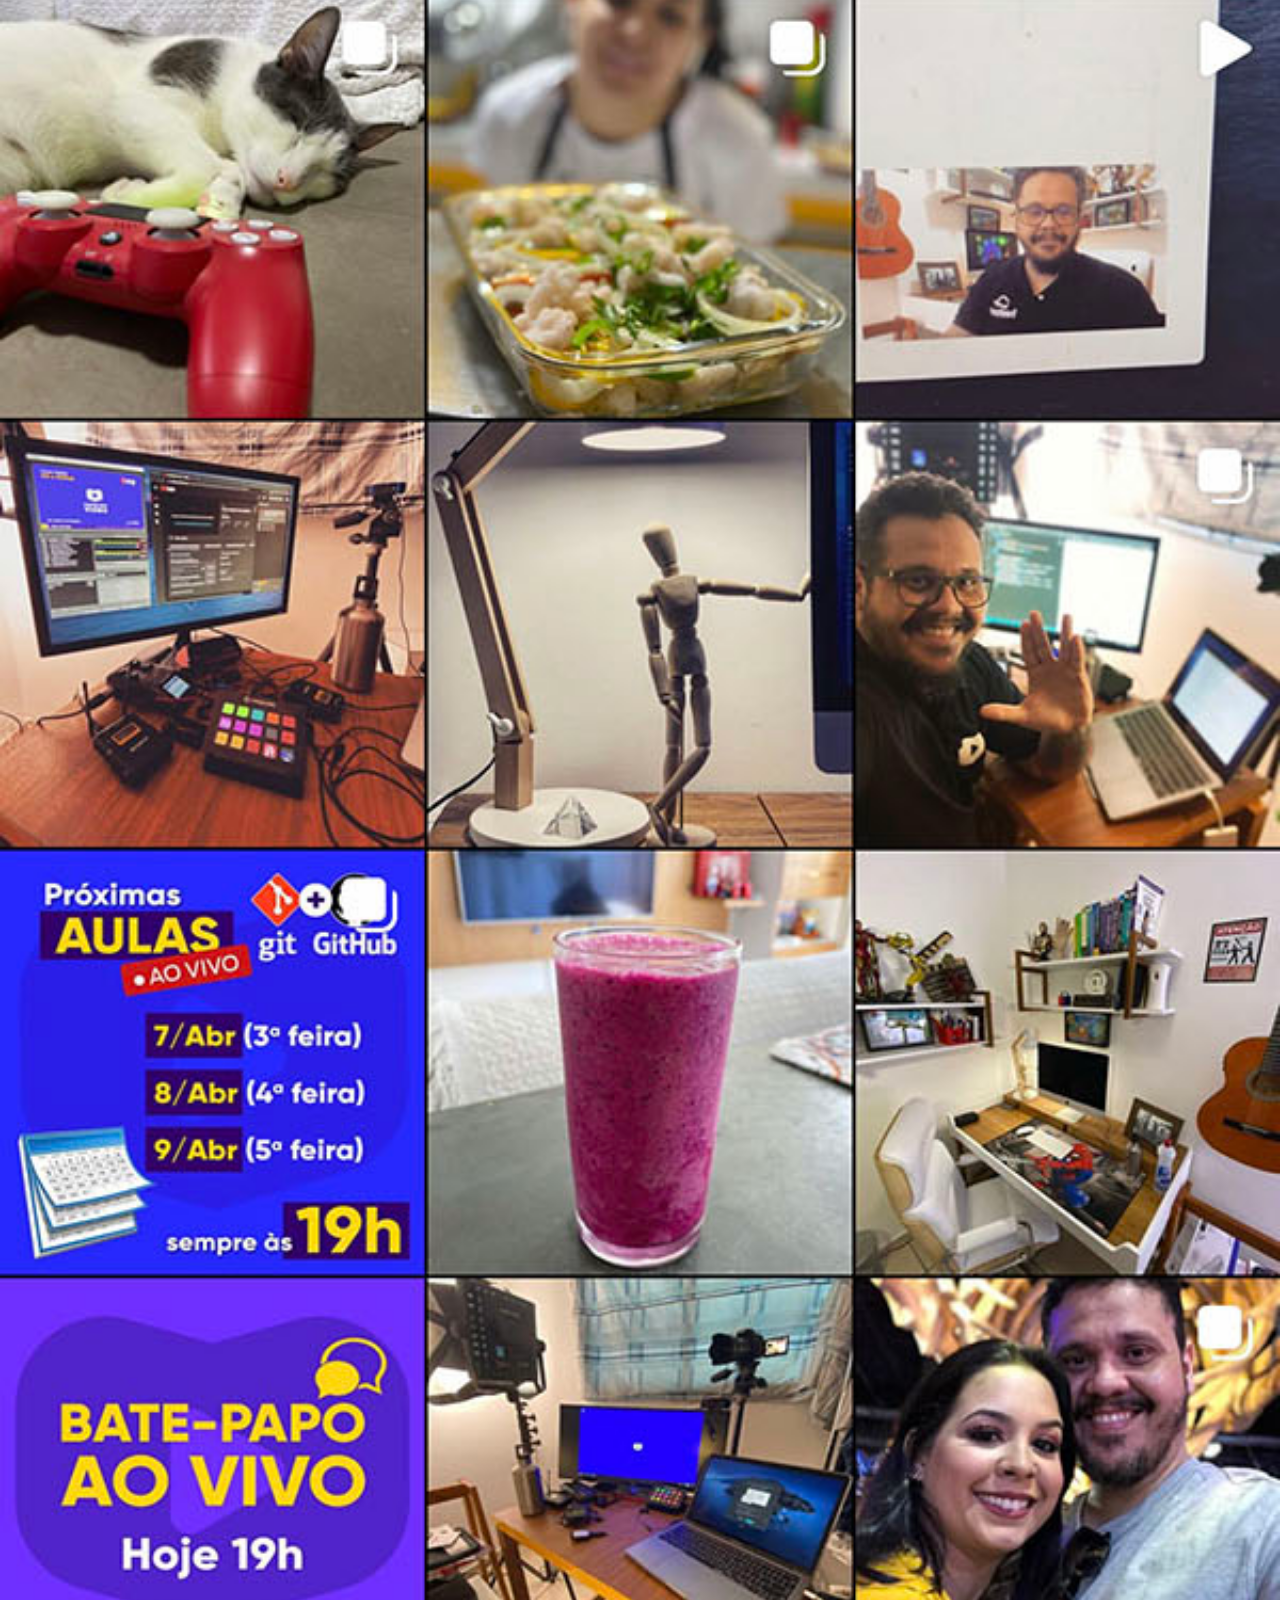
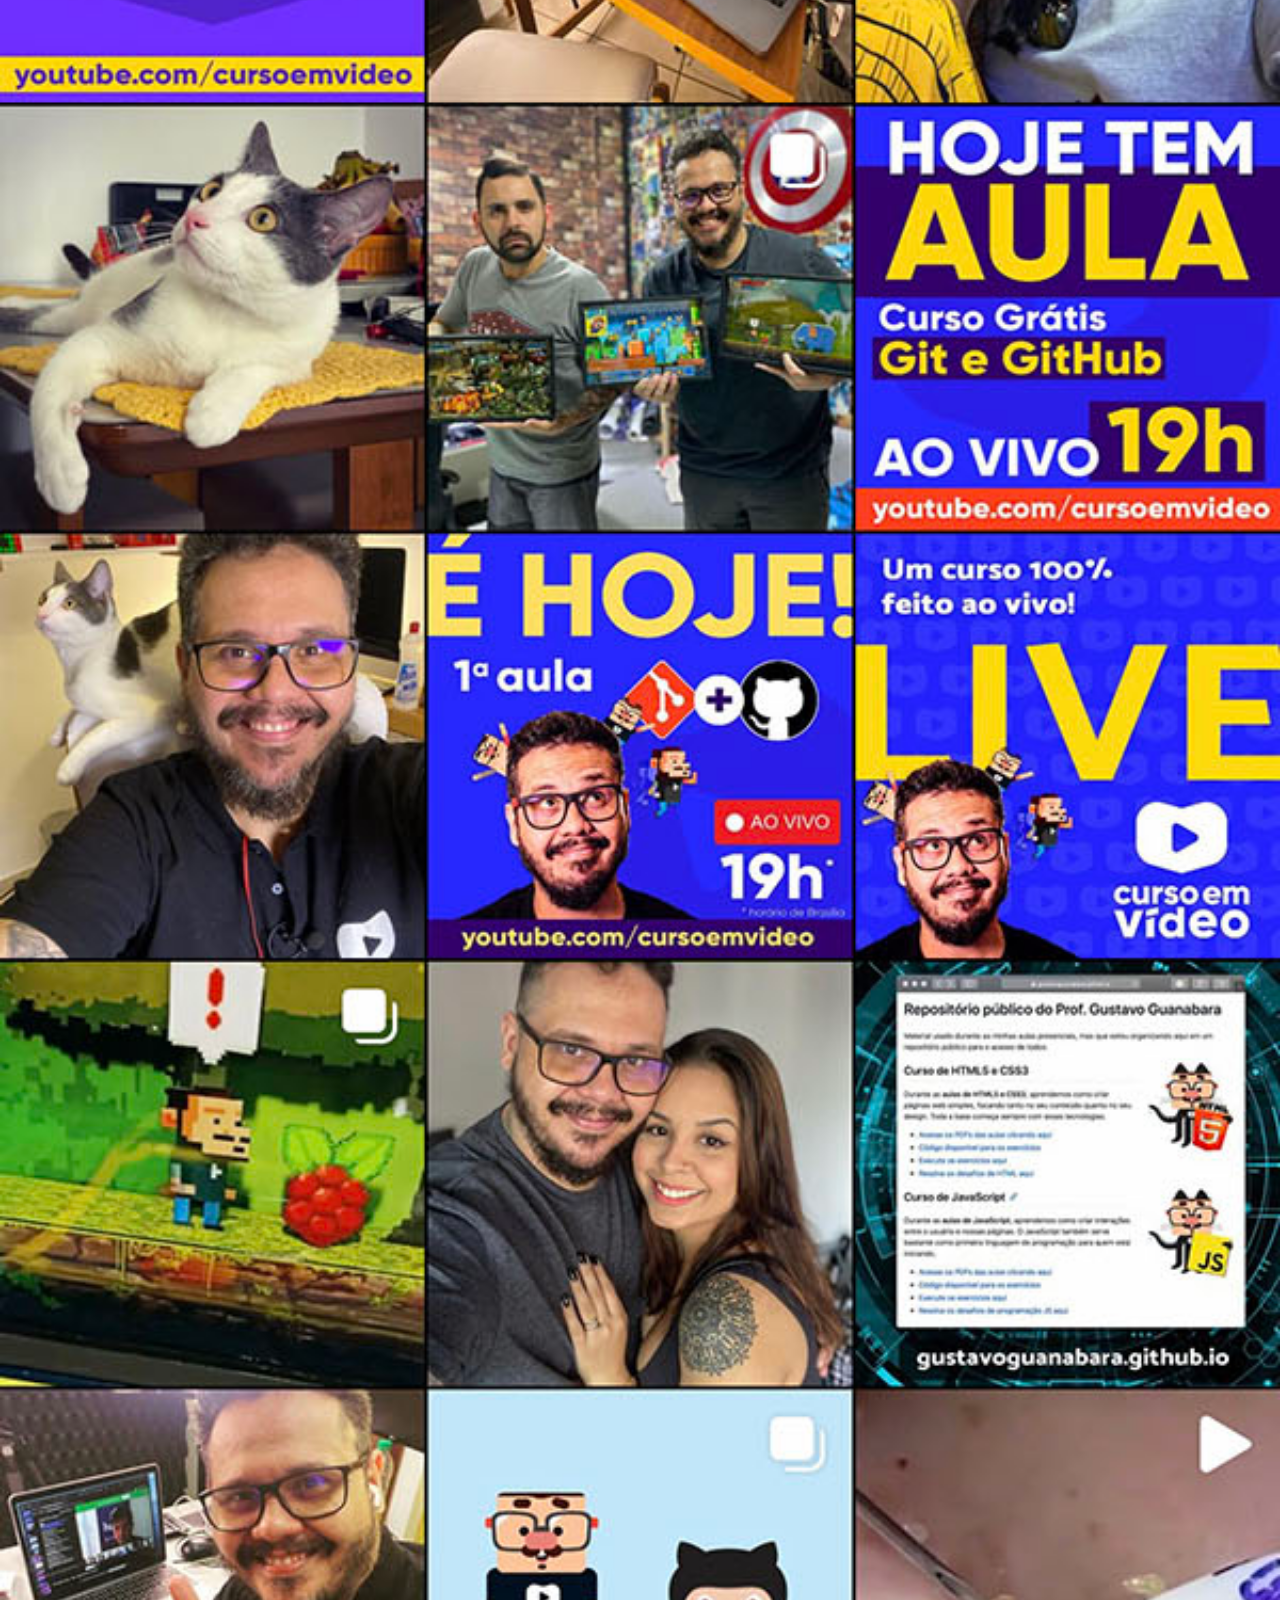
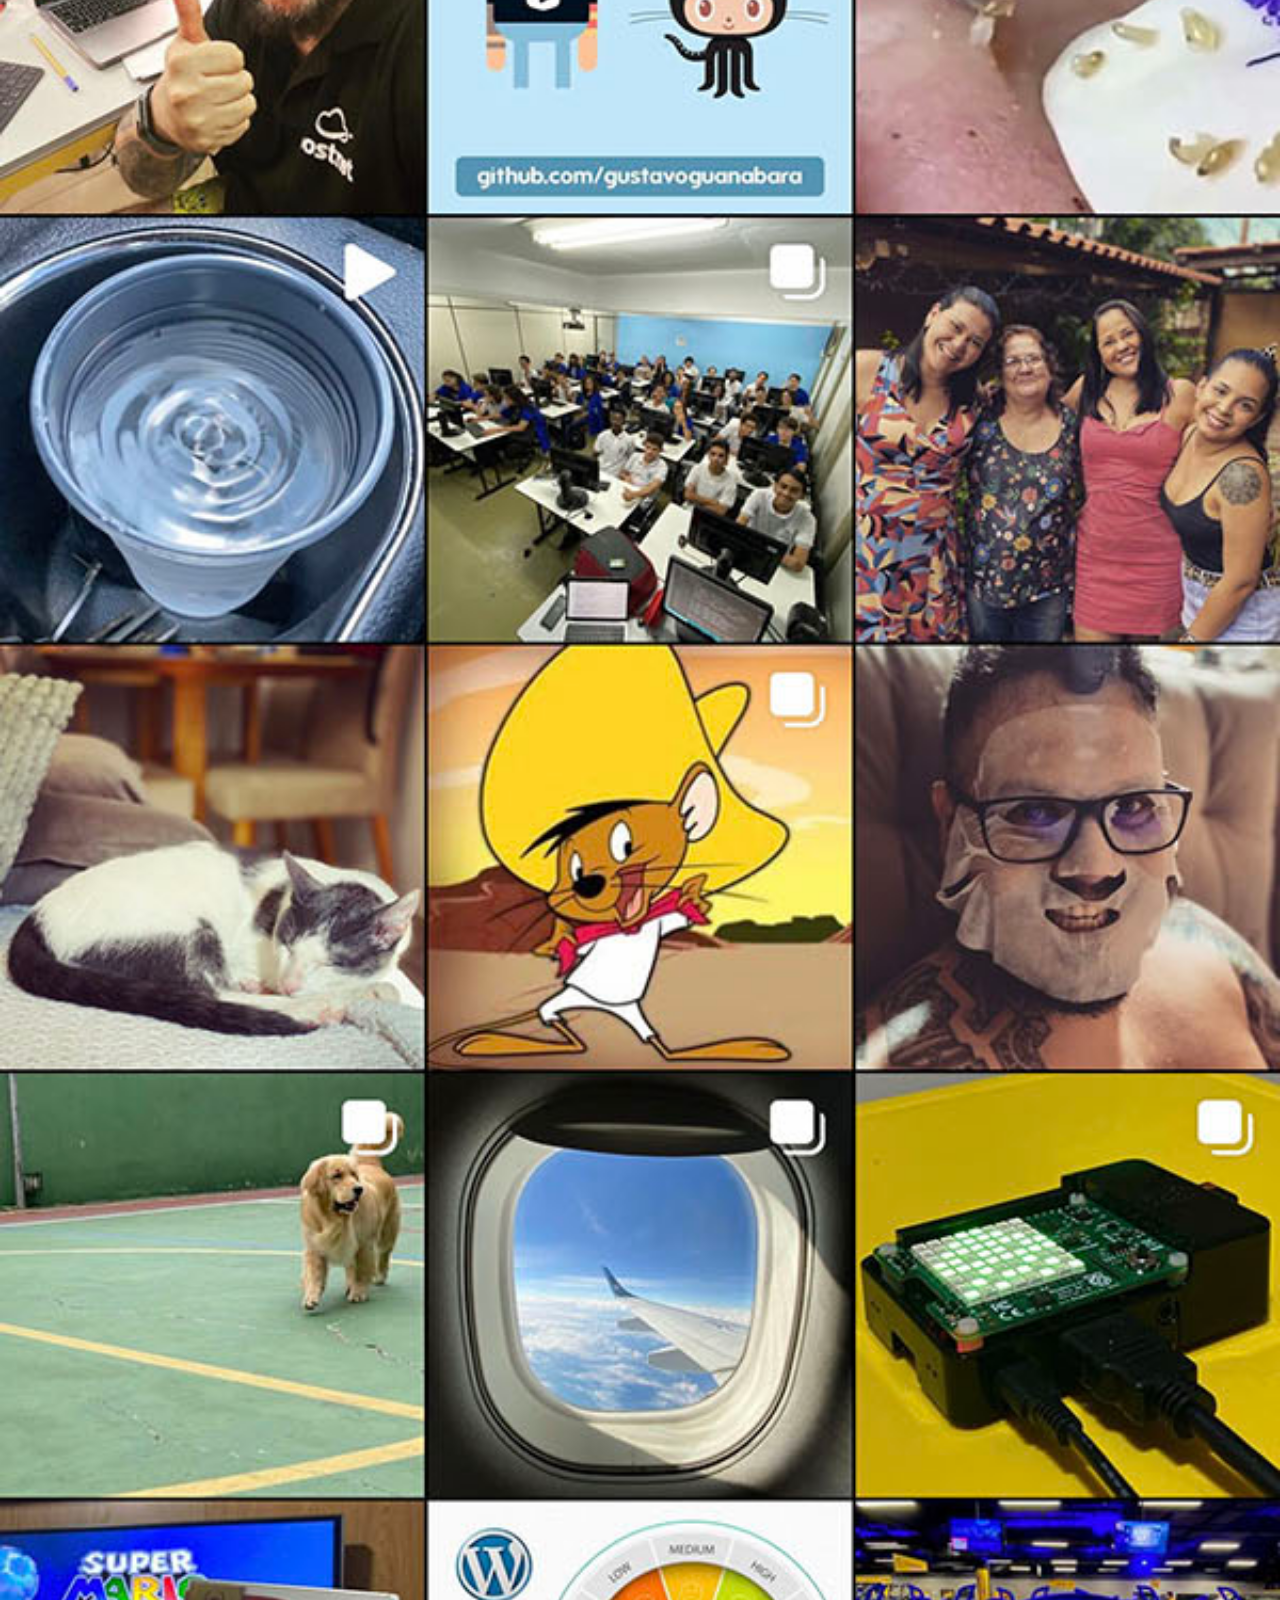
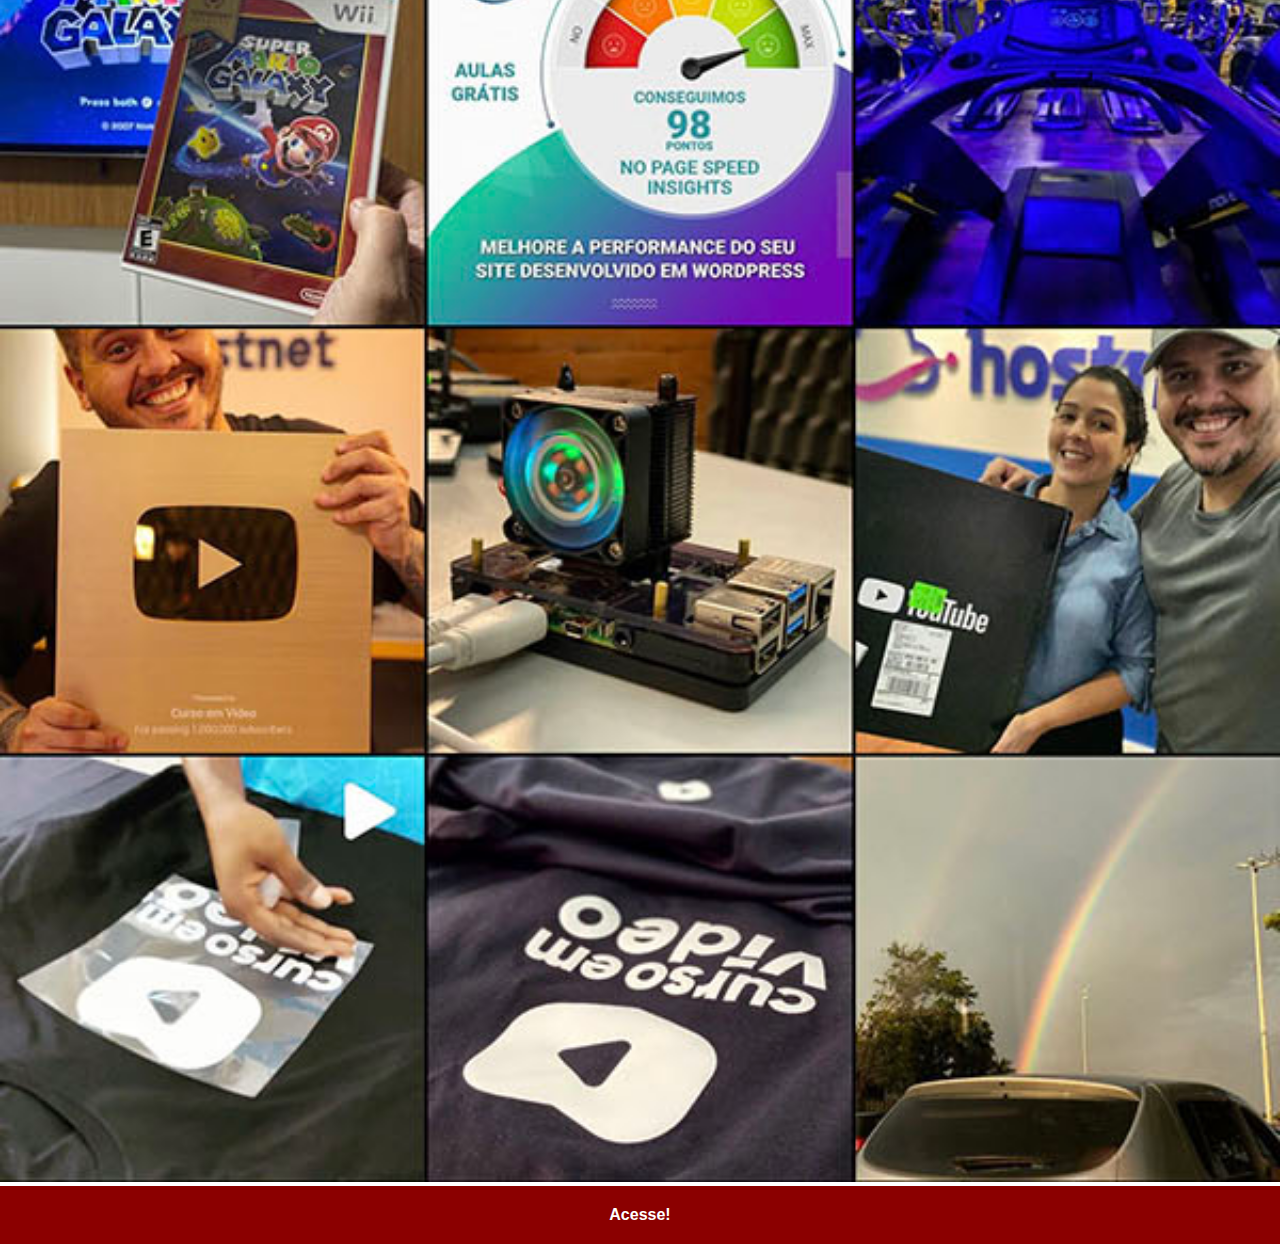
<file: instagram.html>
<!DOCTYPE html>
<html lang="pt-br">
<head>
    <meta charset="UTF-8">
    <meta name="viewport" content="width=device-width, initial-scale=1.0">
    <link rel="shortcut icon" href="favicon.ico" type="image/x-icon">
    <link rel="stylesheet" href="estilos/social.css">
    <title>Instagram</title>
</head>
<body>
    <img src="assets/tela-instagram.jpg" alt="Instagram">
    <a href="https://www.instagram.com/gustavoguanabara/" target="_blank">Acesse!</a>
</body>
</html>
</file>
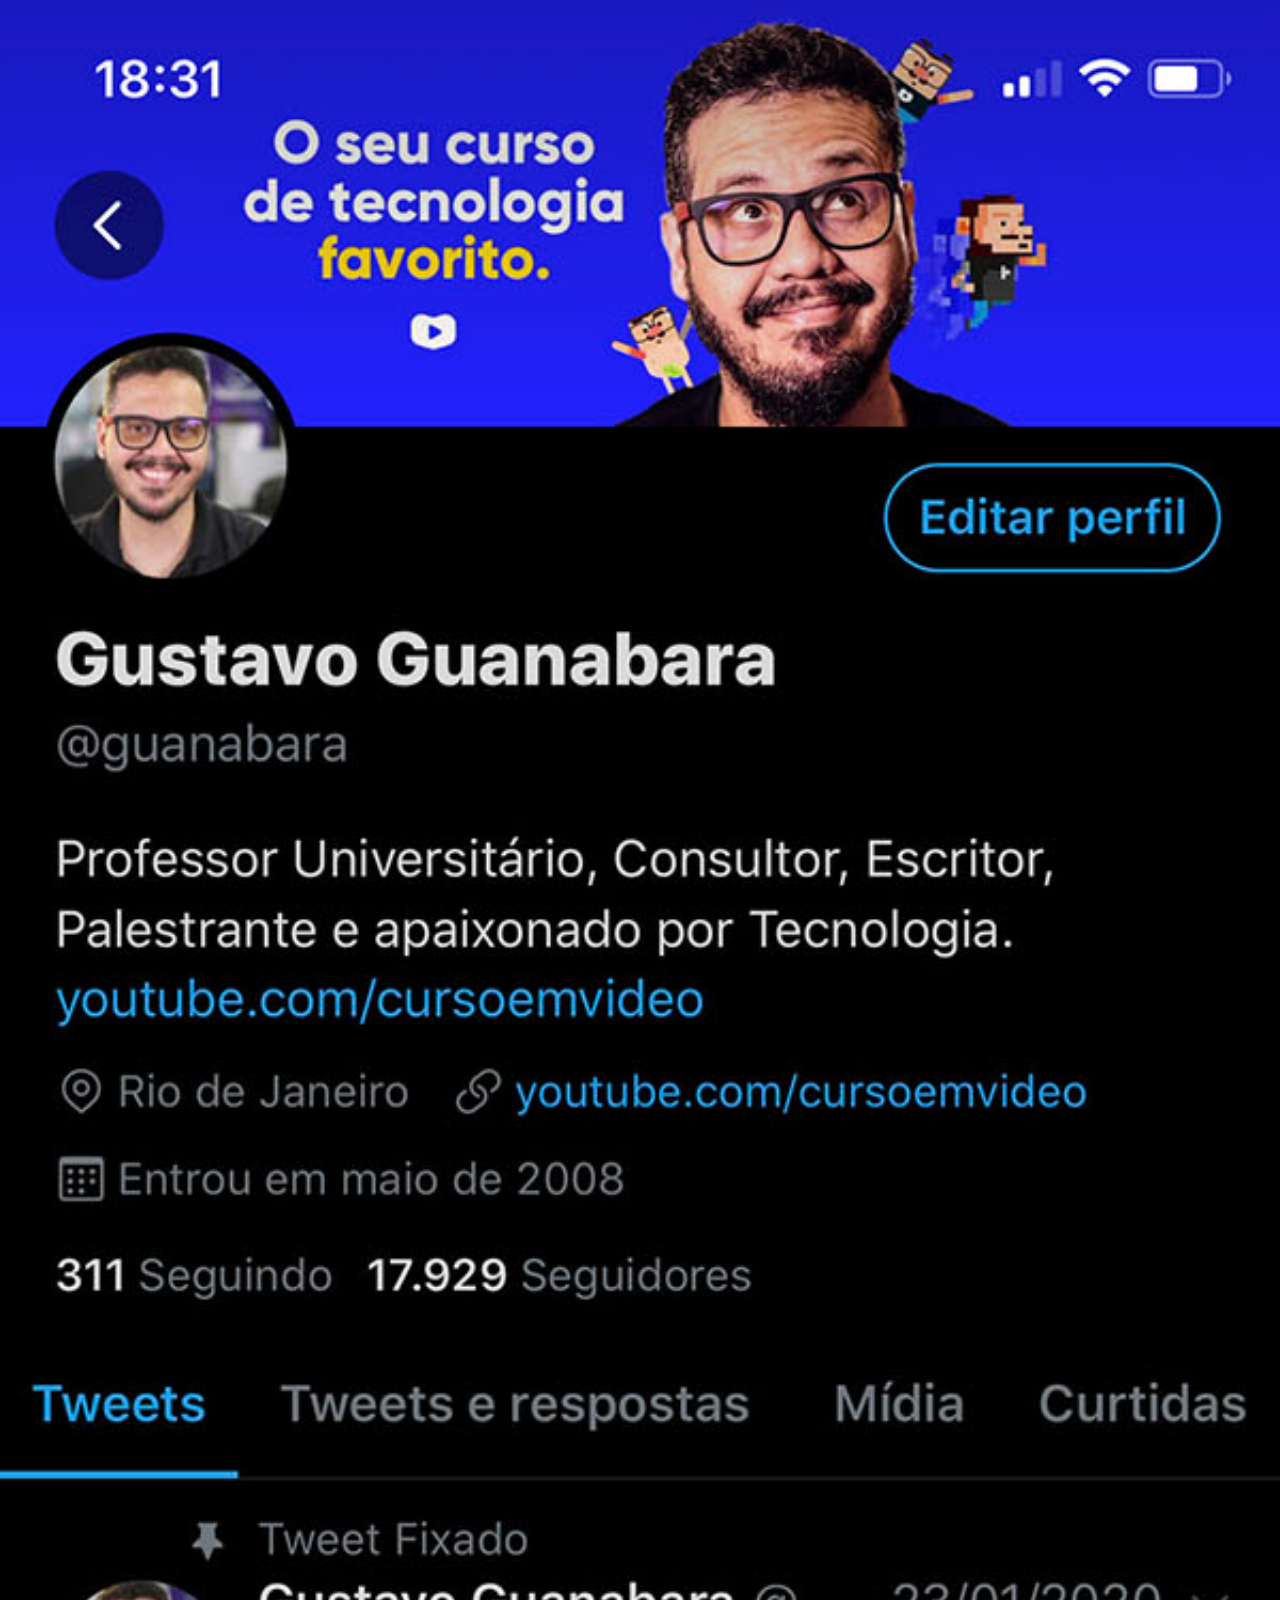
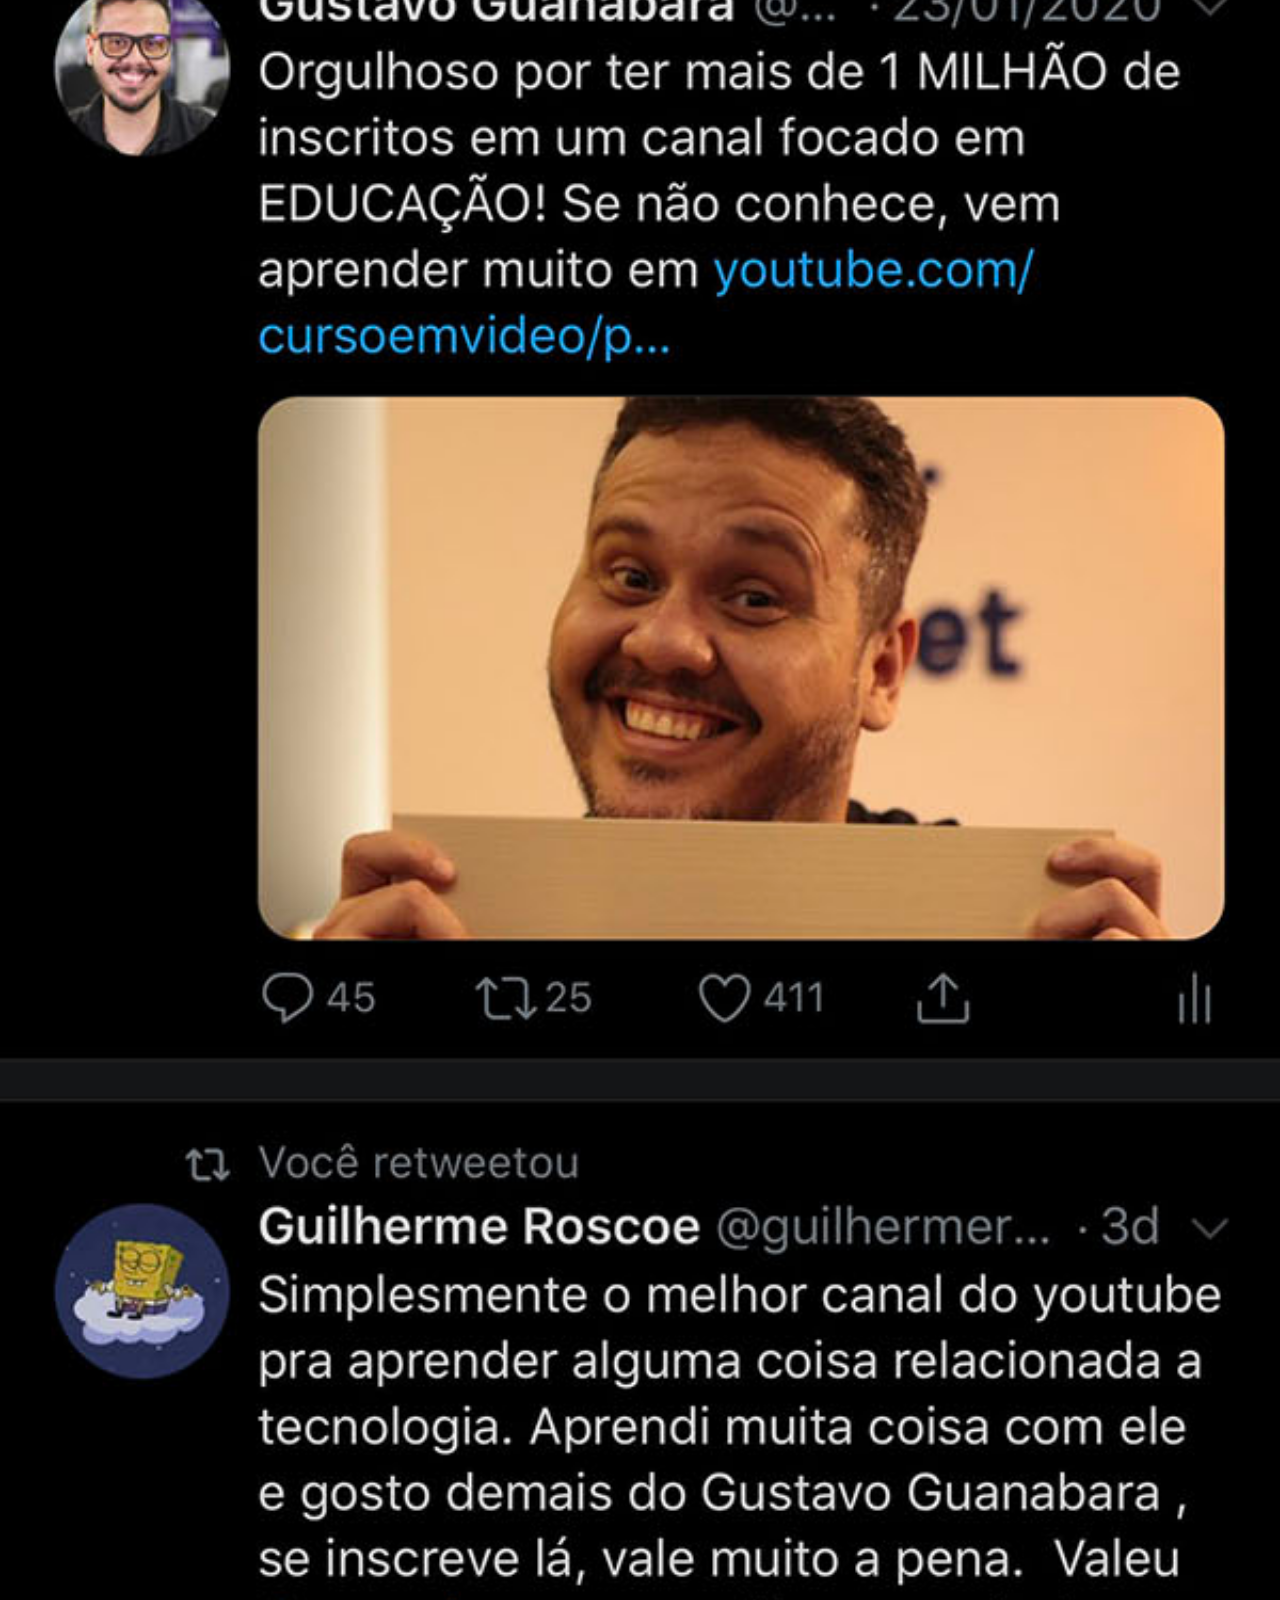
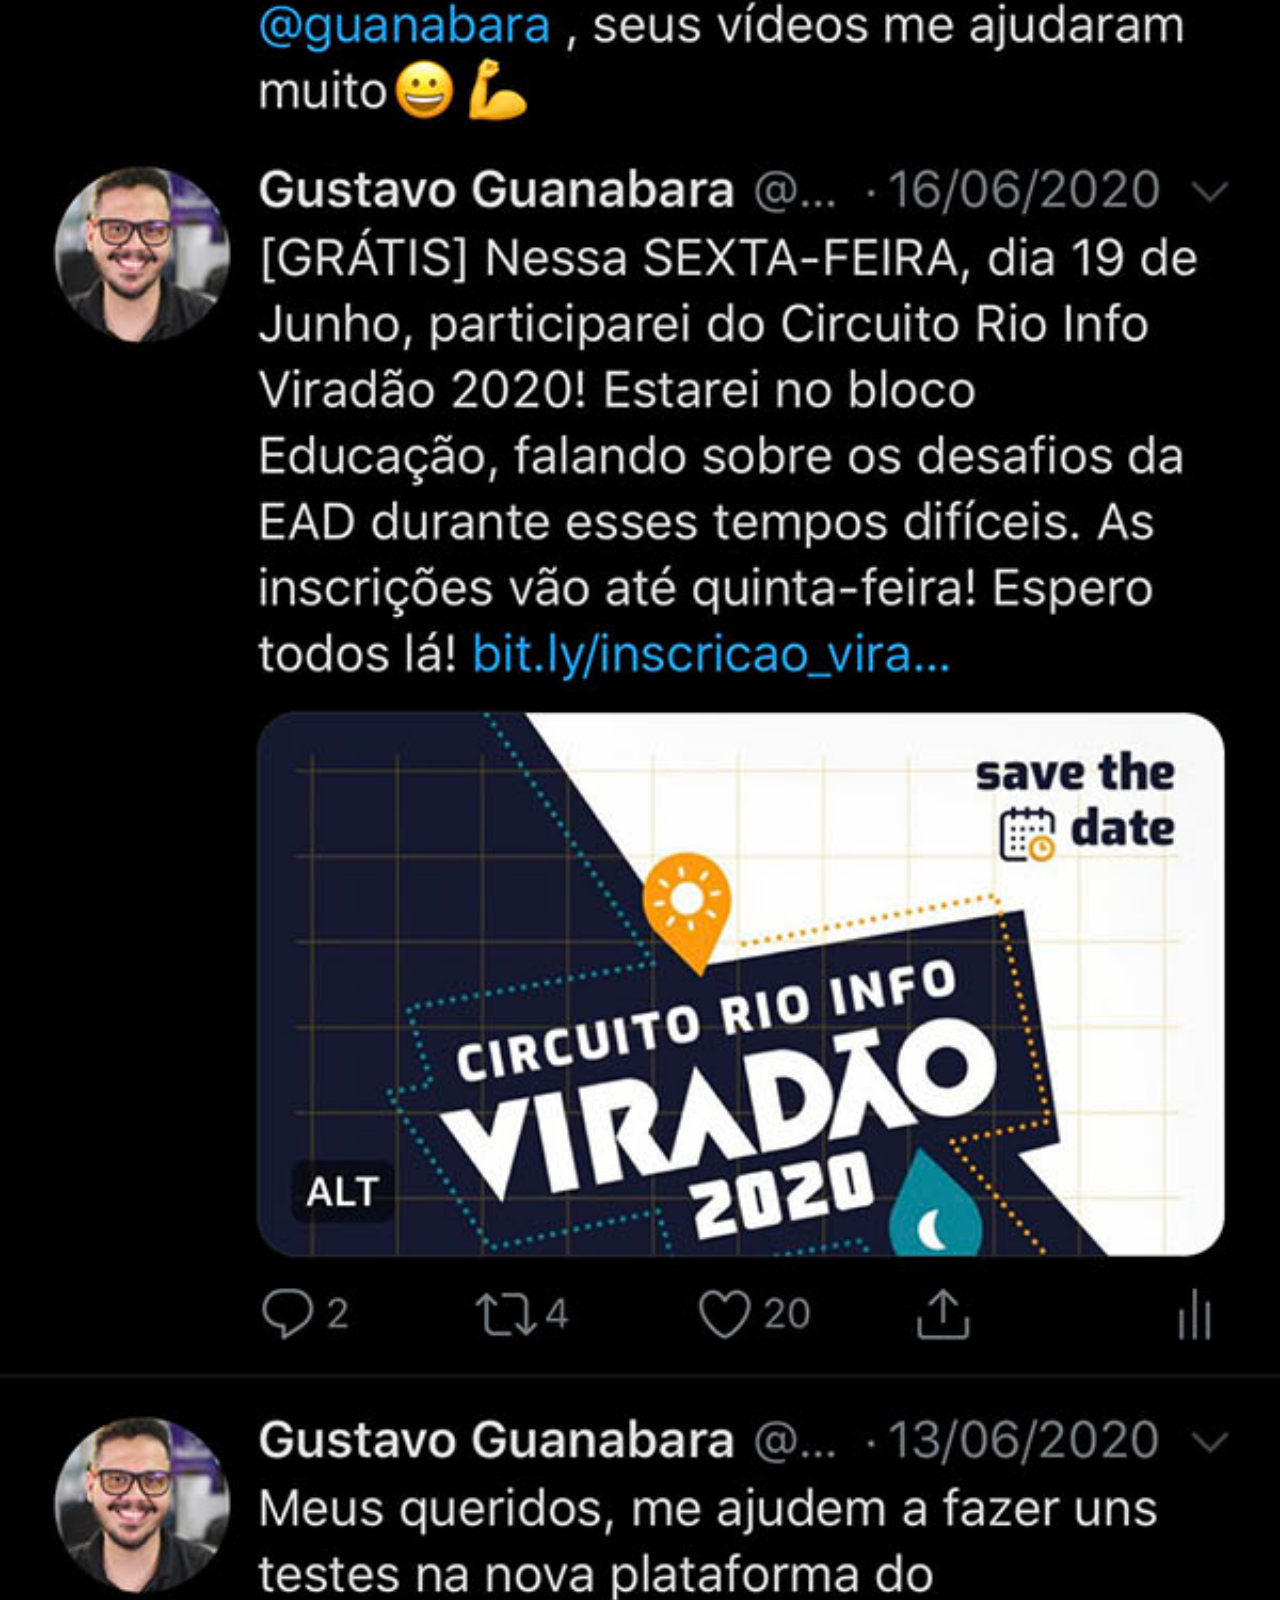
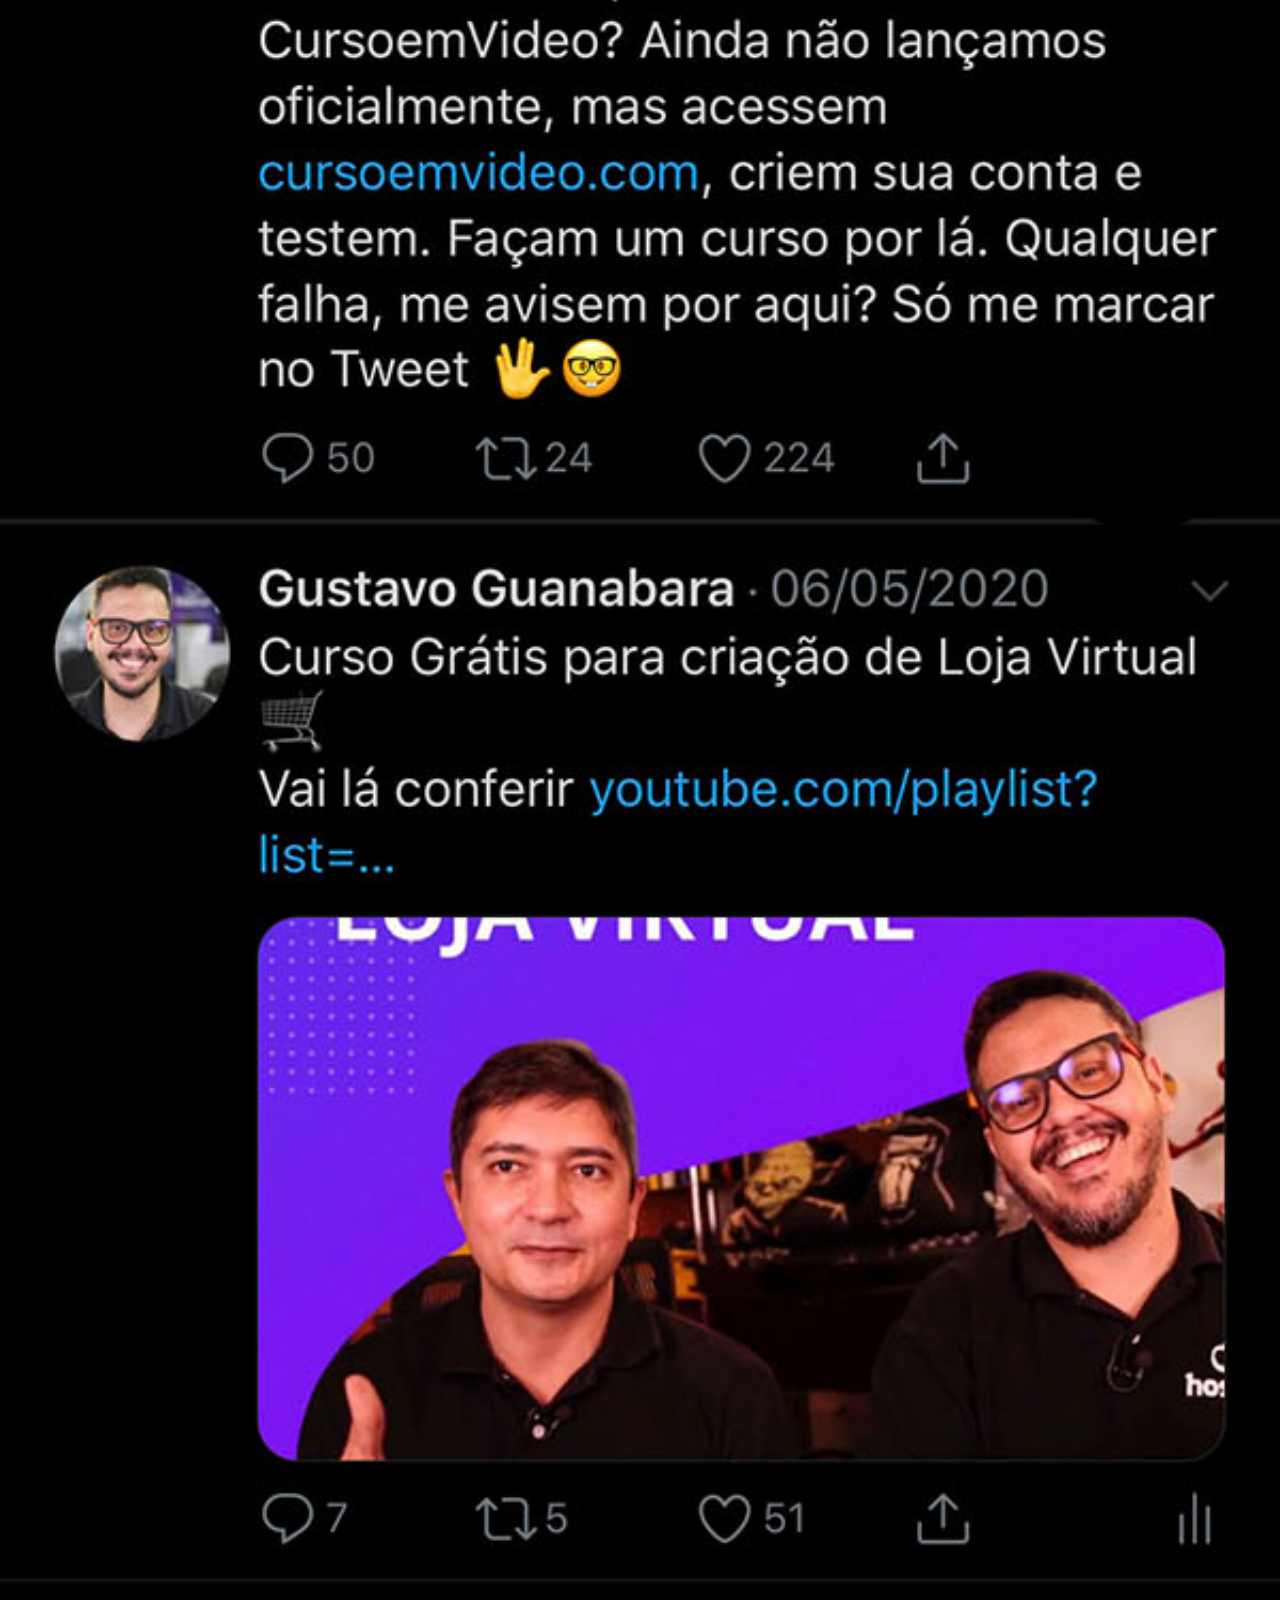
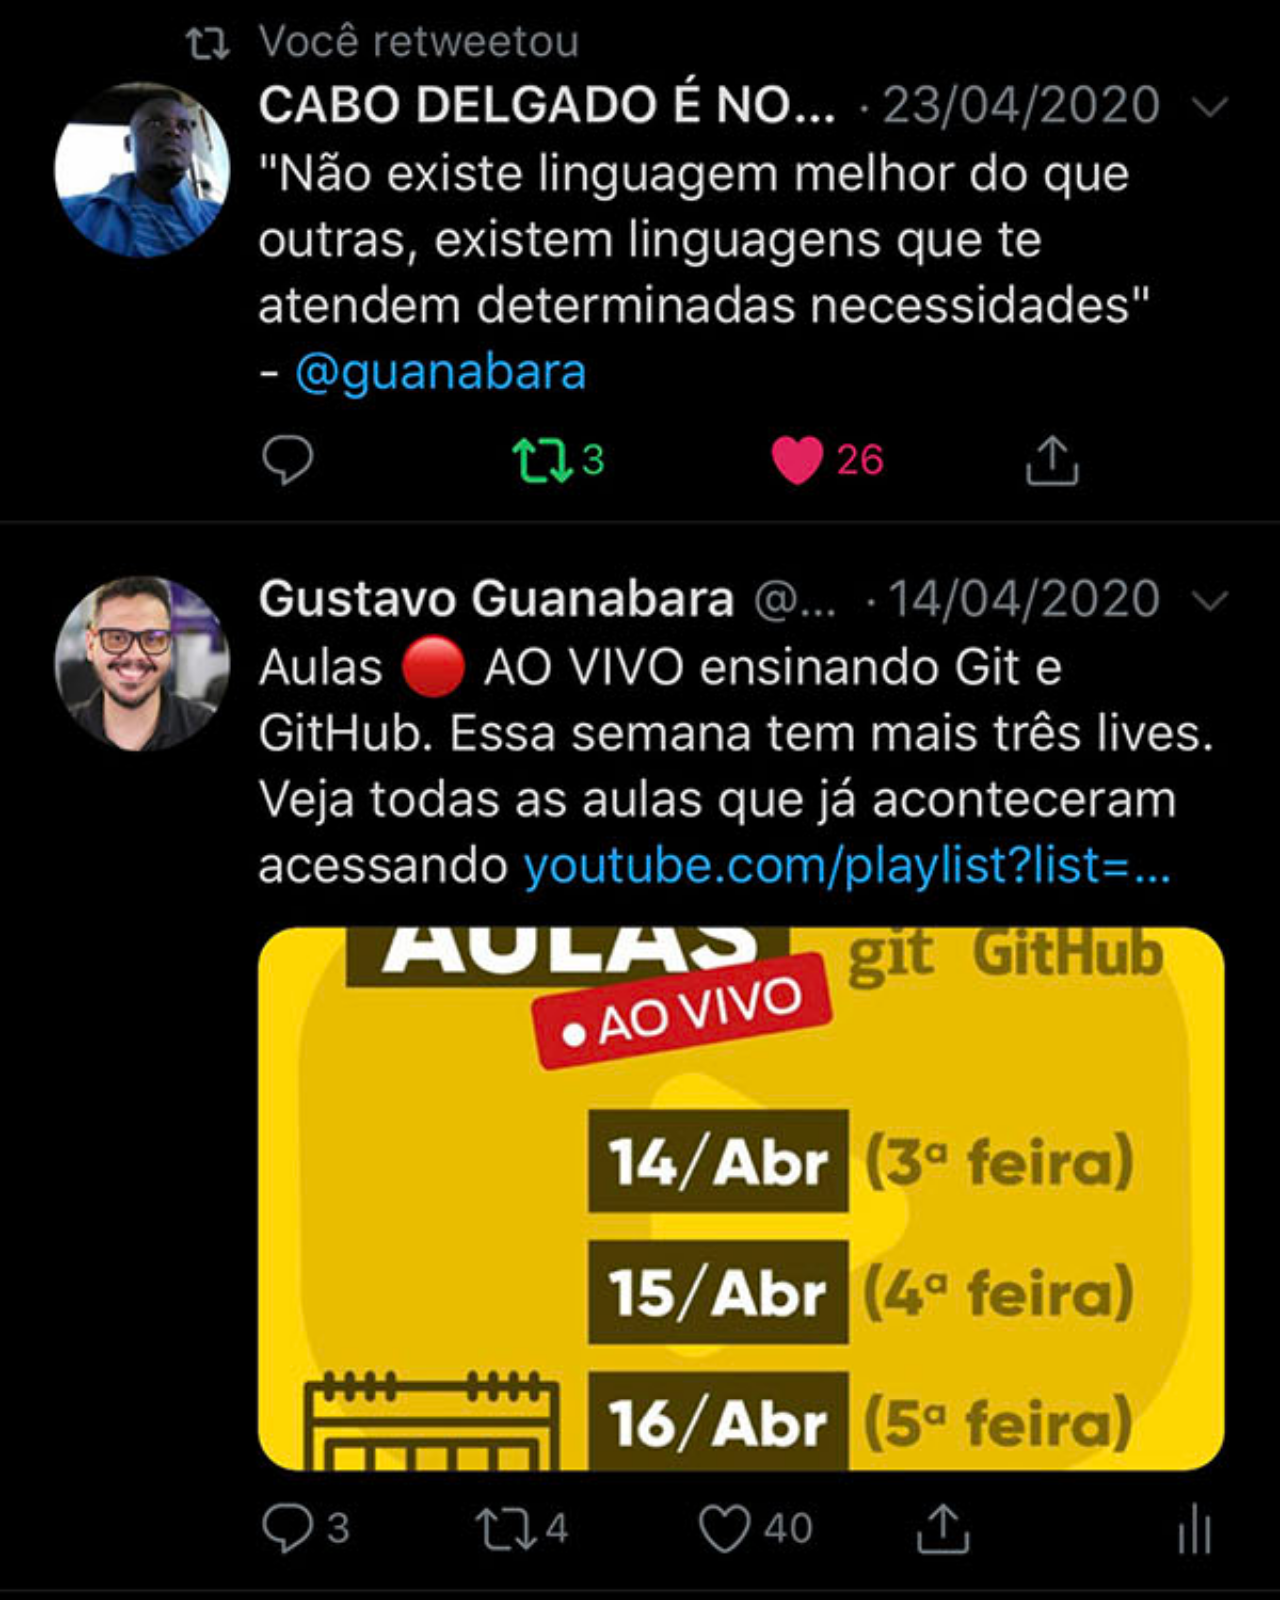
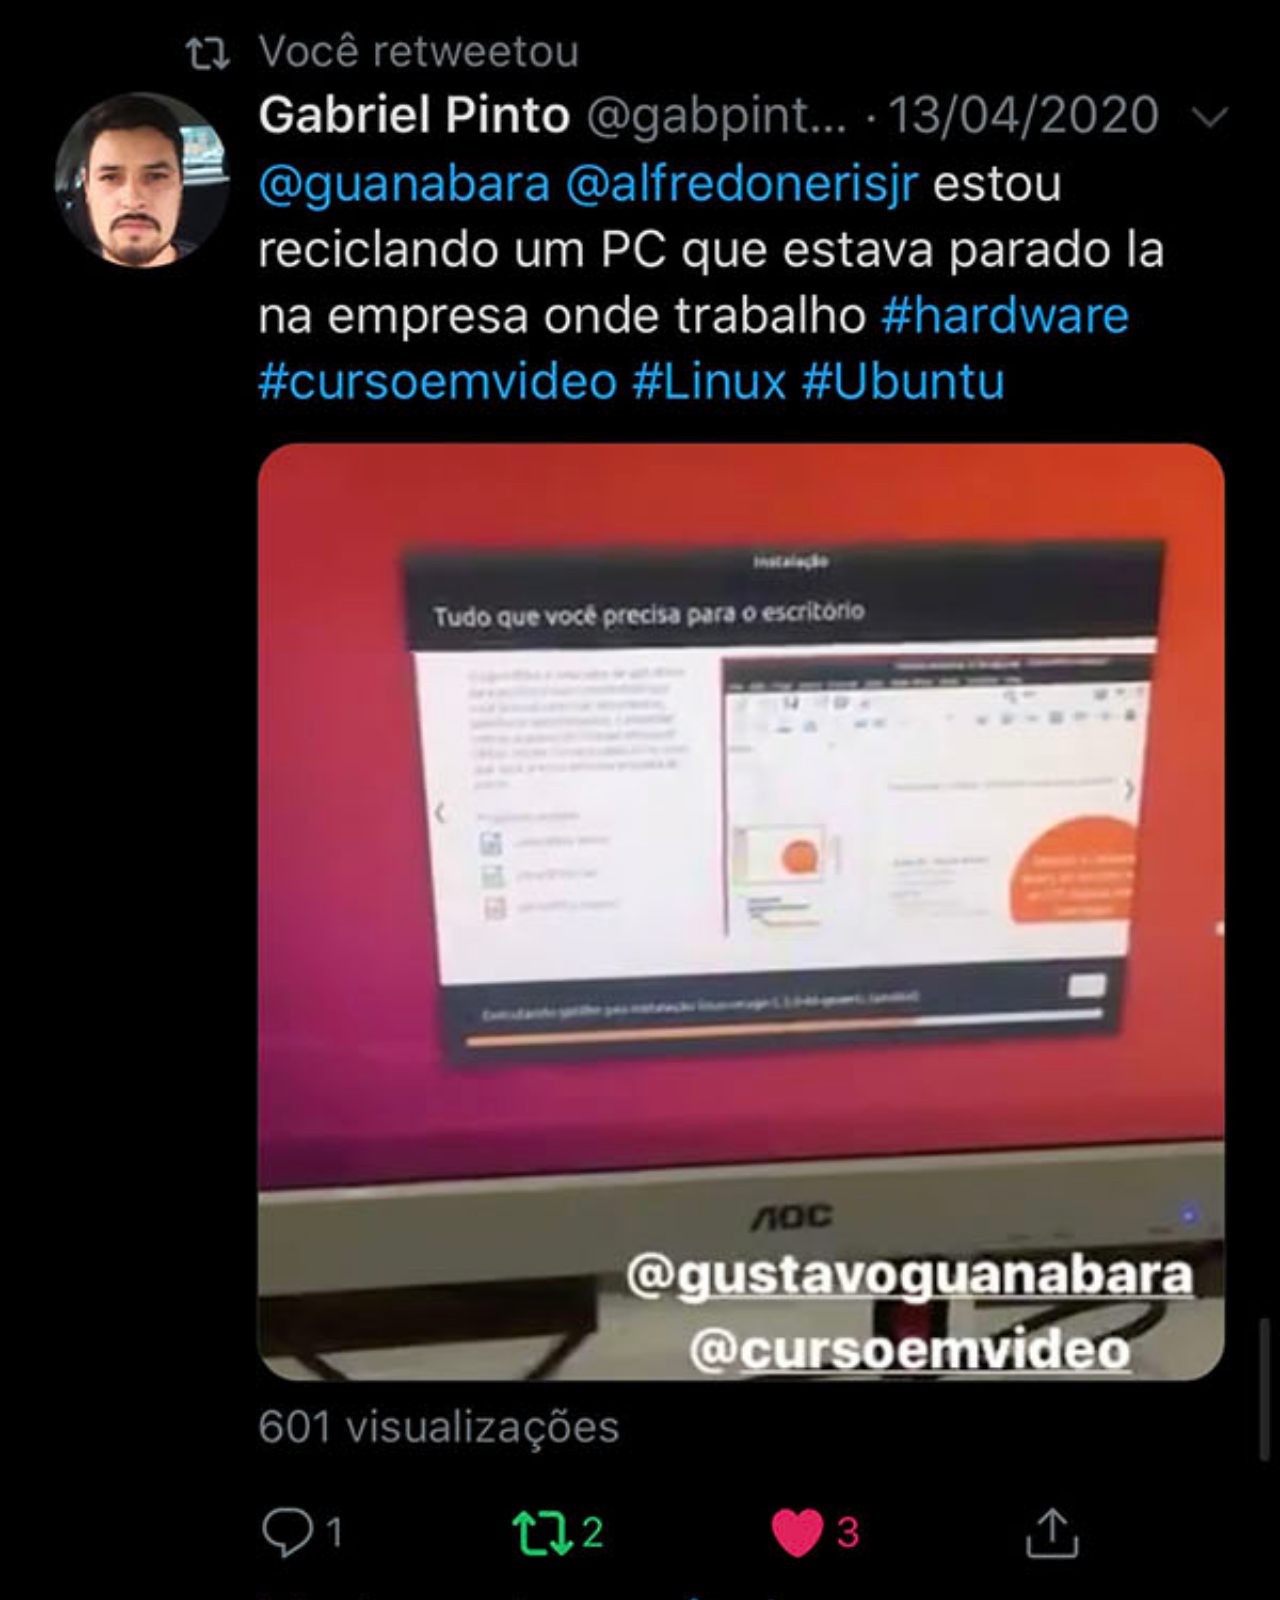
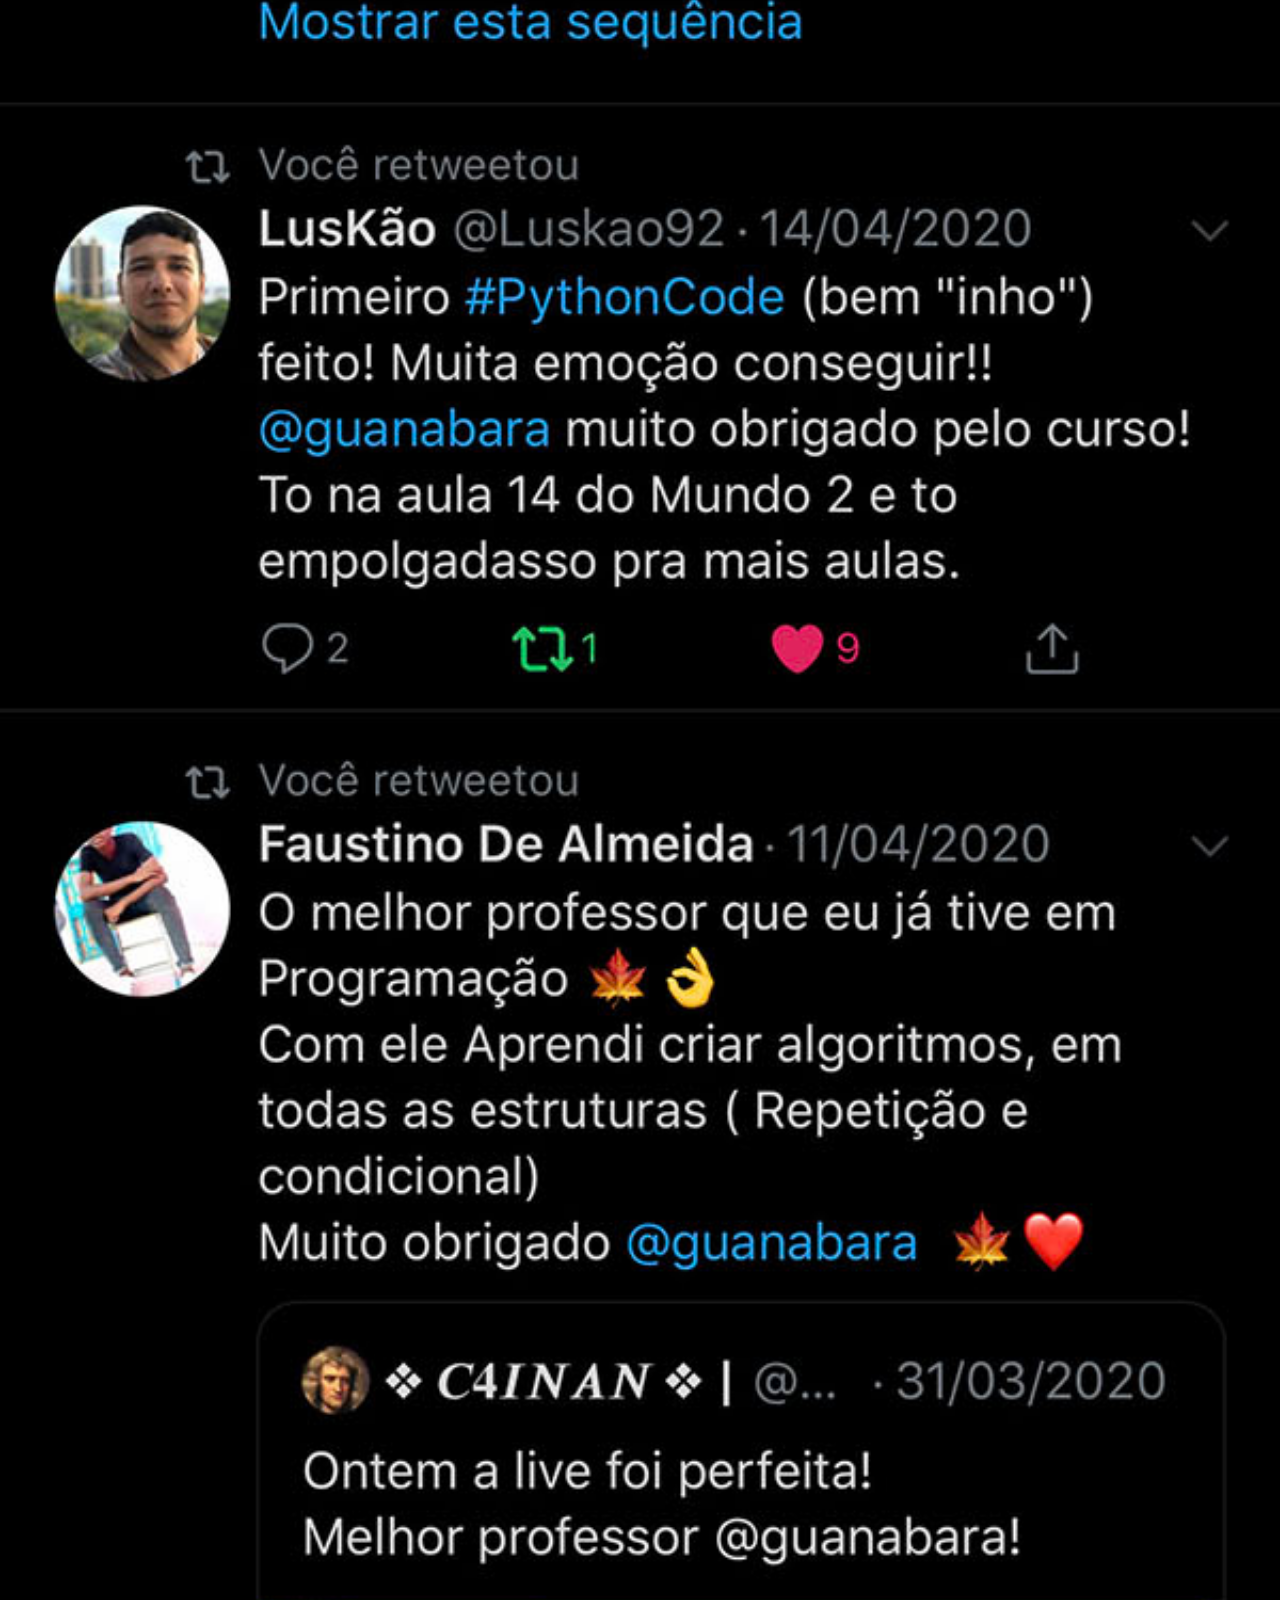
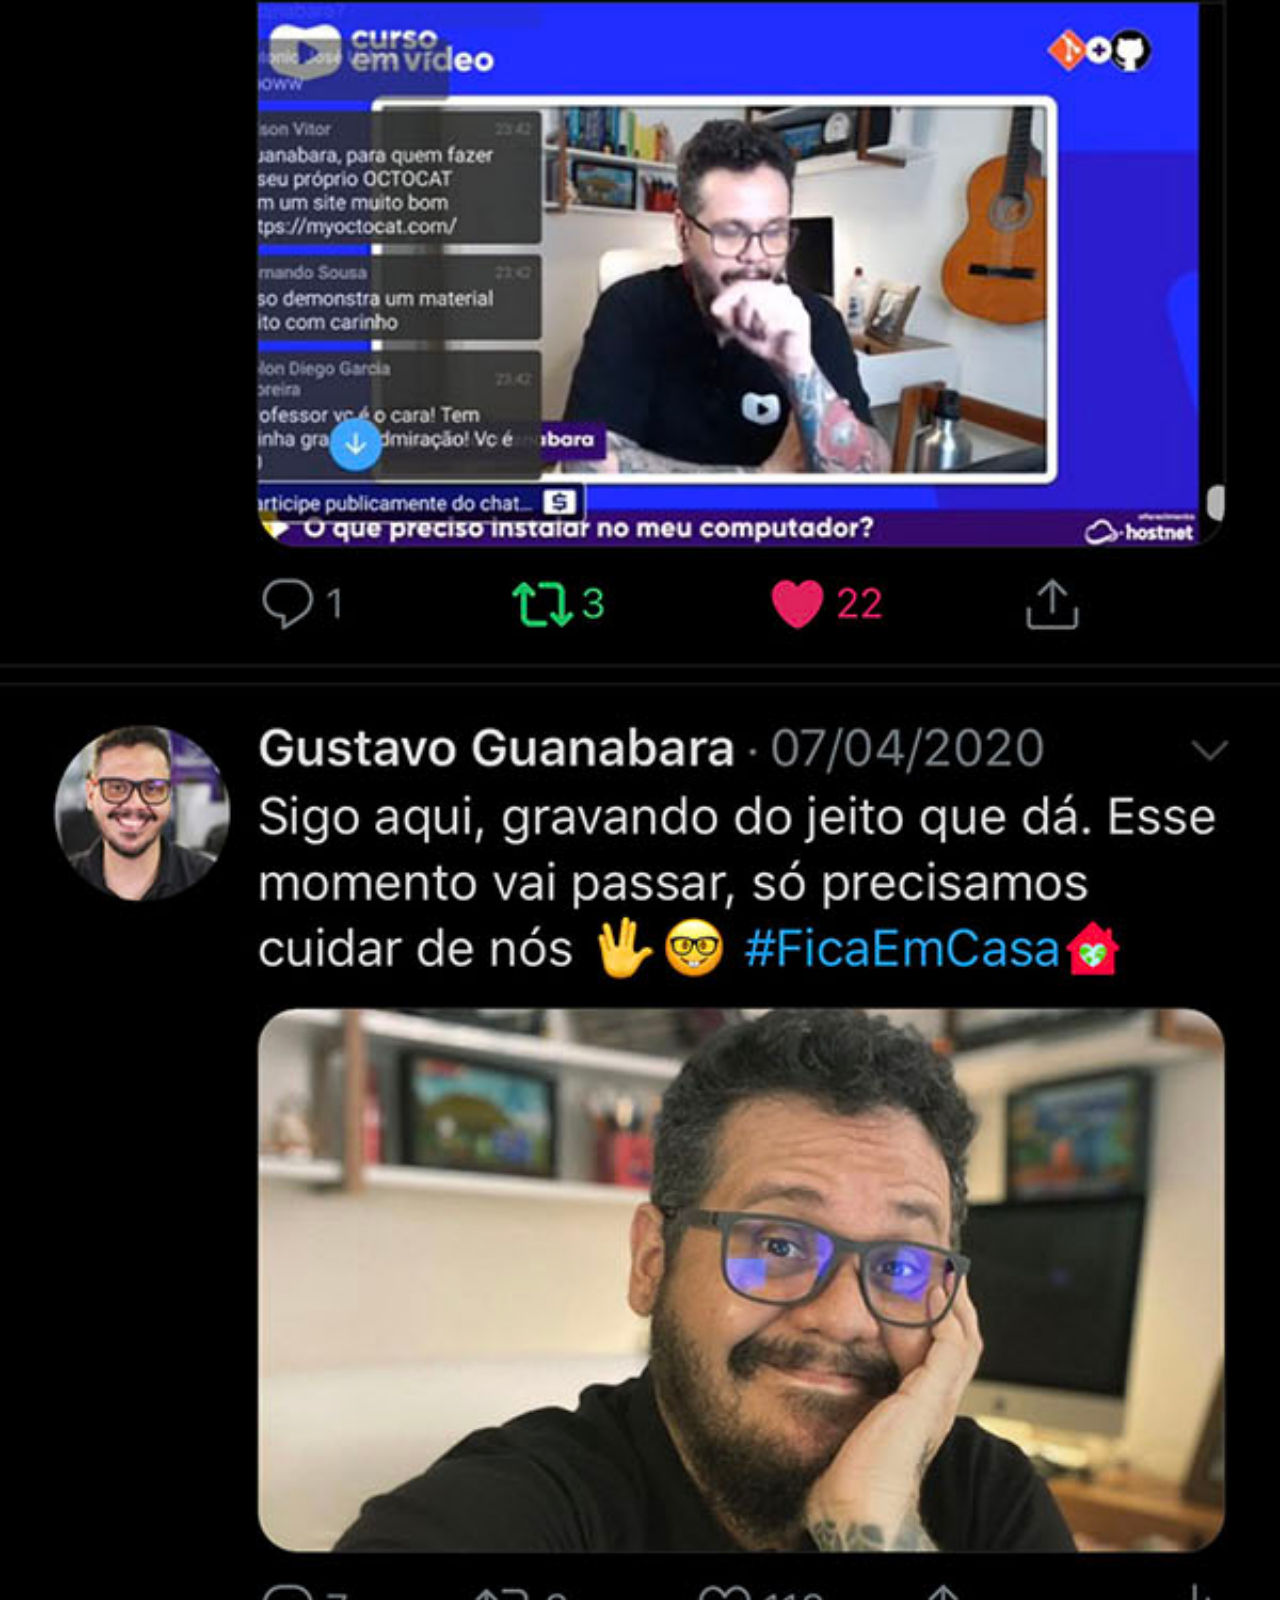
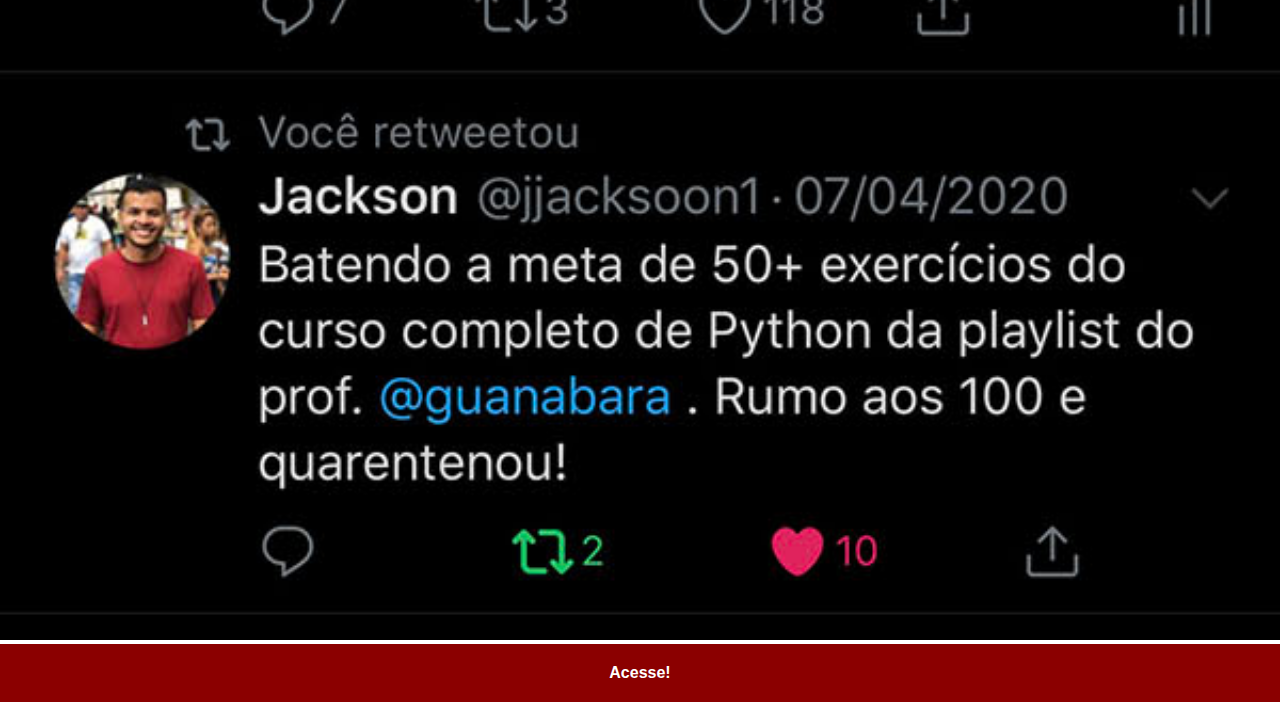
<file: twitter.html>
<!DOCTYPE html>
<html lang="pt-br">
<head>
    <meta charset="UTF-8">
    <meta name="viewport" content="width=device-width, initial-scale=1.0">
    <link rel="shortcut icon" href="favicon.ico" type="image/x-icon">
    <link rel="stylesheet" href="estilos/social.css">
    <title>Twitter</title>
</head>
<body>
    <img src="assets/tela-twitter.jpg" alt="Twitter">
    <a href="https://x.com/guanabara" target="_blank">Acesse!</a>
</body>
</html>
</file>
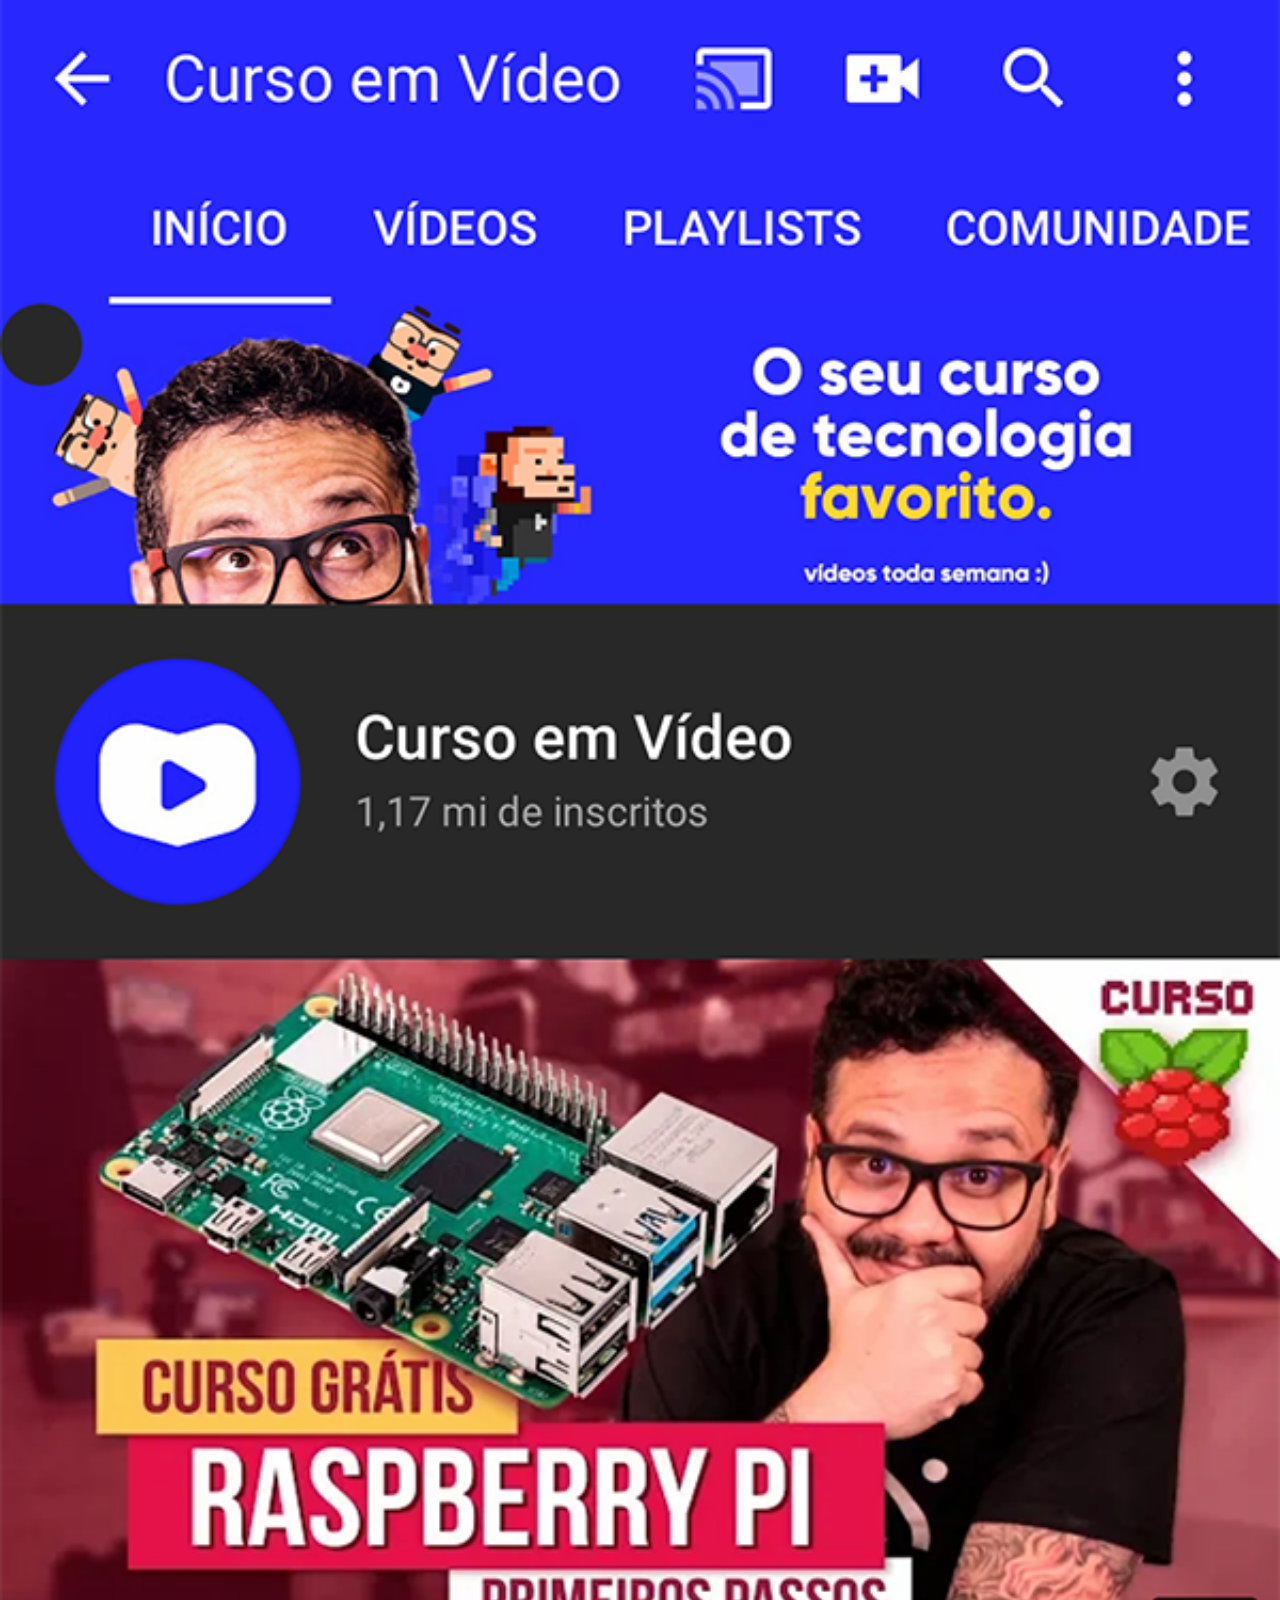
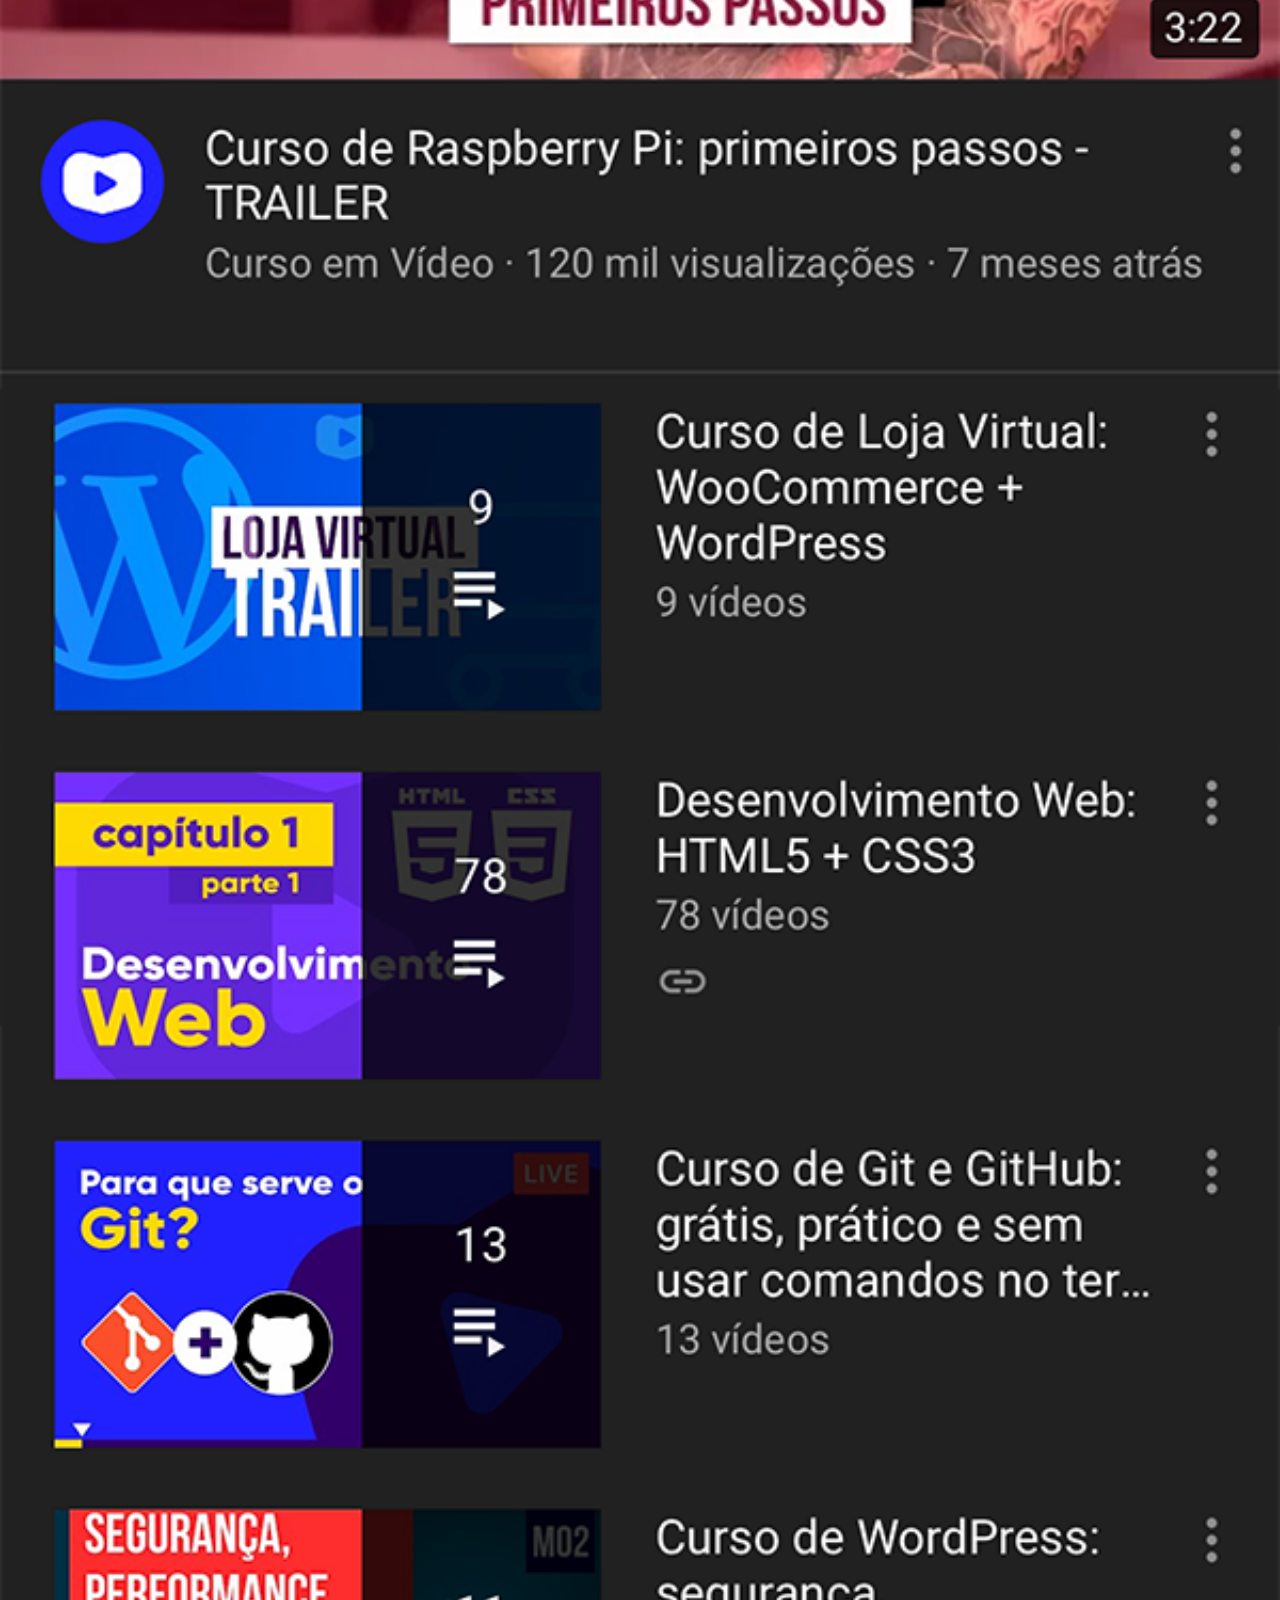
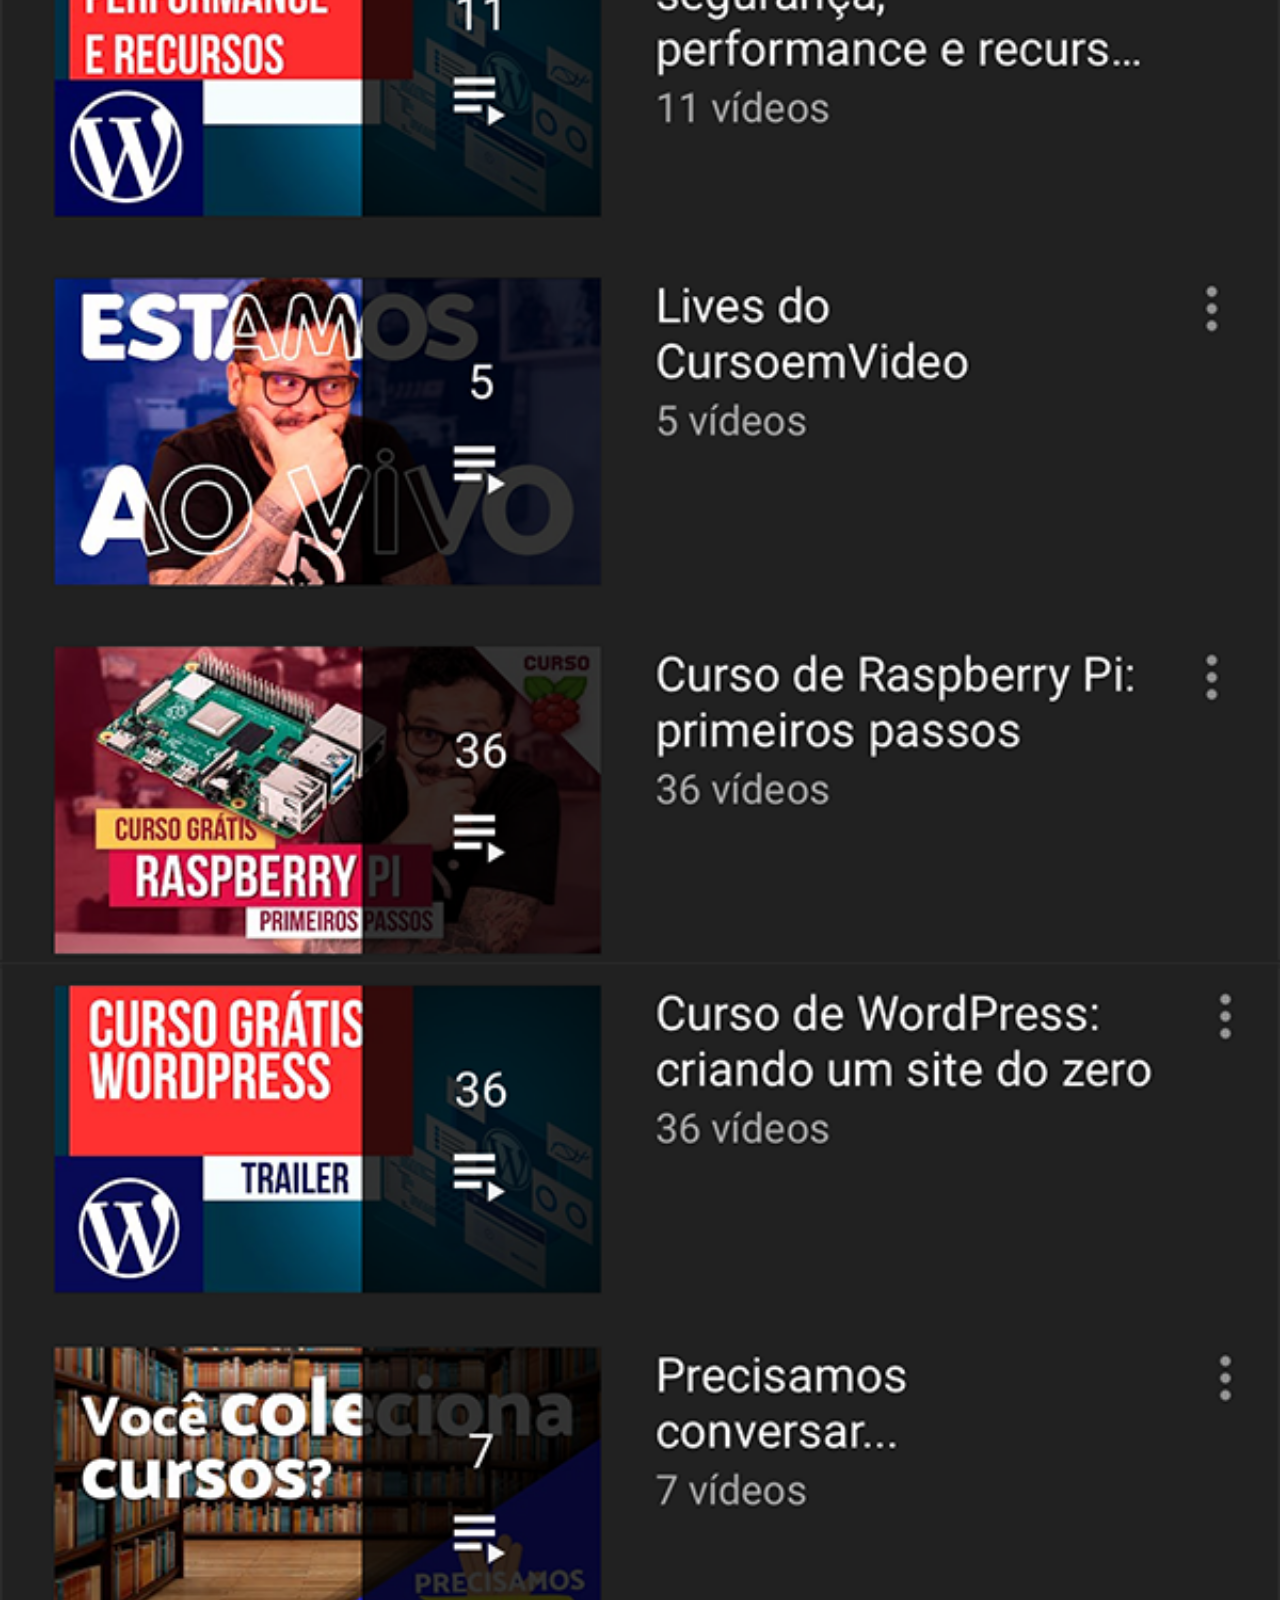
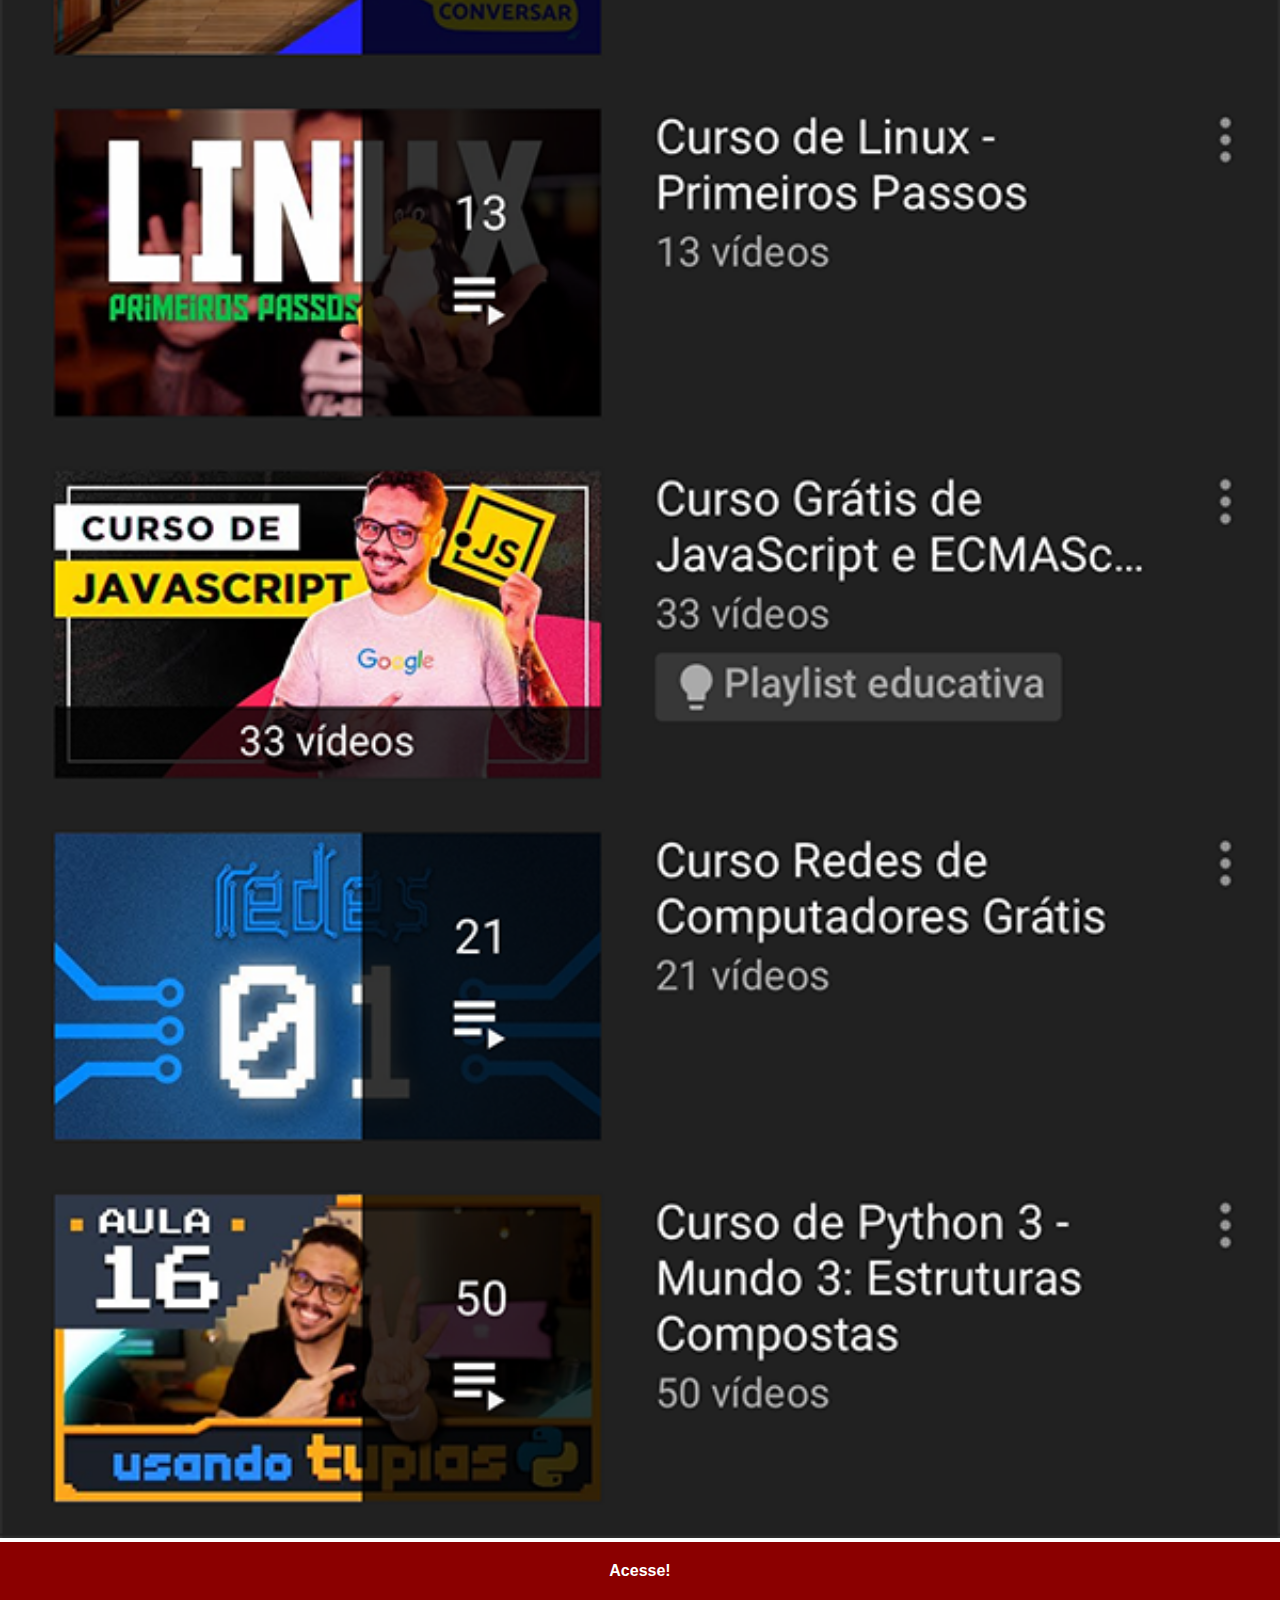
<file: youtube.html>
<!DOCTYPE html>
<html lang="en">
<head>
    <meta charset="UTF-8">
    <meta name="viewport" content="width=device-width, initial-scale=1.0">
    <link rel="shortcut icon" href="favicon.ico" type="image/x-icon">
    <link rel="stylesheet" href="estilos/social.css">
    <title>YouTube</title>
</head>
<body>
    <img src="assets/tela-youtube.png" alt="YouTube">
    <a href="https://www.youtube.com/c/CursoemV%C3%ADdeo/playlists" target="_blank">Acesse!</a>
</body>
</html>
</file>
<file: estilos/style.css>
*{
    margin: 0px;
    padding: 0px;
    box-sizing: border-box;
    font-family: Arial, Helvetica, sans-serif;
}

html, body{
    height: 100vh;
    width: 100vw;
    background-color: black;
}

body{
    background: url('../assets/fundo-madeira.jpg') no-repeat top center;
    background-size: cover;
}

main{
    height: 100vh;
    position: relative;
}

section#telefone{
    position: absolute;
    top: 50%;
    left: 50%;
    transform: translate(-50%, -50%);

    height: 627px;
    width: 311px;

    background:  url(../assets/frame-iphone.png) no-repeat;
}

iframe#tela {
    position: relative;
    top: 80px;
    left: 22px;
    width: 267px;
    height: 471px;
}

section#redes-sociais img {
    width: 50px;
    margin: 10px;
    border-radius: 50%;
    box-shadow: 3px 3px 5px rgba(0,0,0,0.99);
}

section#redes-sociais img:hover {
    border: 4px solid rgba(255, 255, 255, 0.1);
    transform: translate(-5px, -5px);
    box-shadow: 5px 5px 5px rgba(0,0,0,0.6);
    transition: transform .3s border .8s;
}

section#redes-sociais {
    text-align: right;
}
</file>
<file: estilos/social.css>
@charset "UTF-8";

* {
    margin: 0;
    padding: 0;
    box-sizing: border-box;
    font-family: Arial, Helvetica, sans-serif;
}
::-webkit-scrollbar{
    width: 0px;
    height: 0px;
}
img {
    width: 100vw;
}
a {
    display: block;
    background-color: darkred;
    color: white;
    padding: 20px;
    text-align: center;
    font-weight: bolder;
    text-decoration: none;
}
a:hover {
    background-color: brown;
}
</file>
